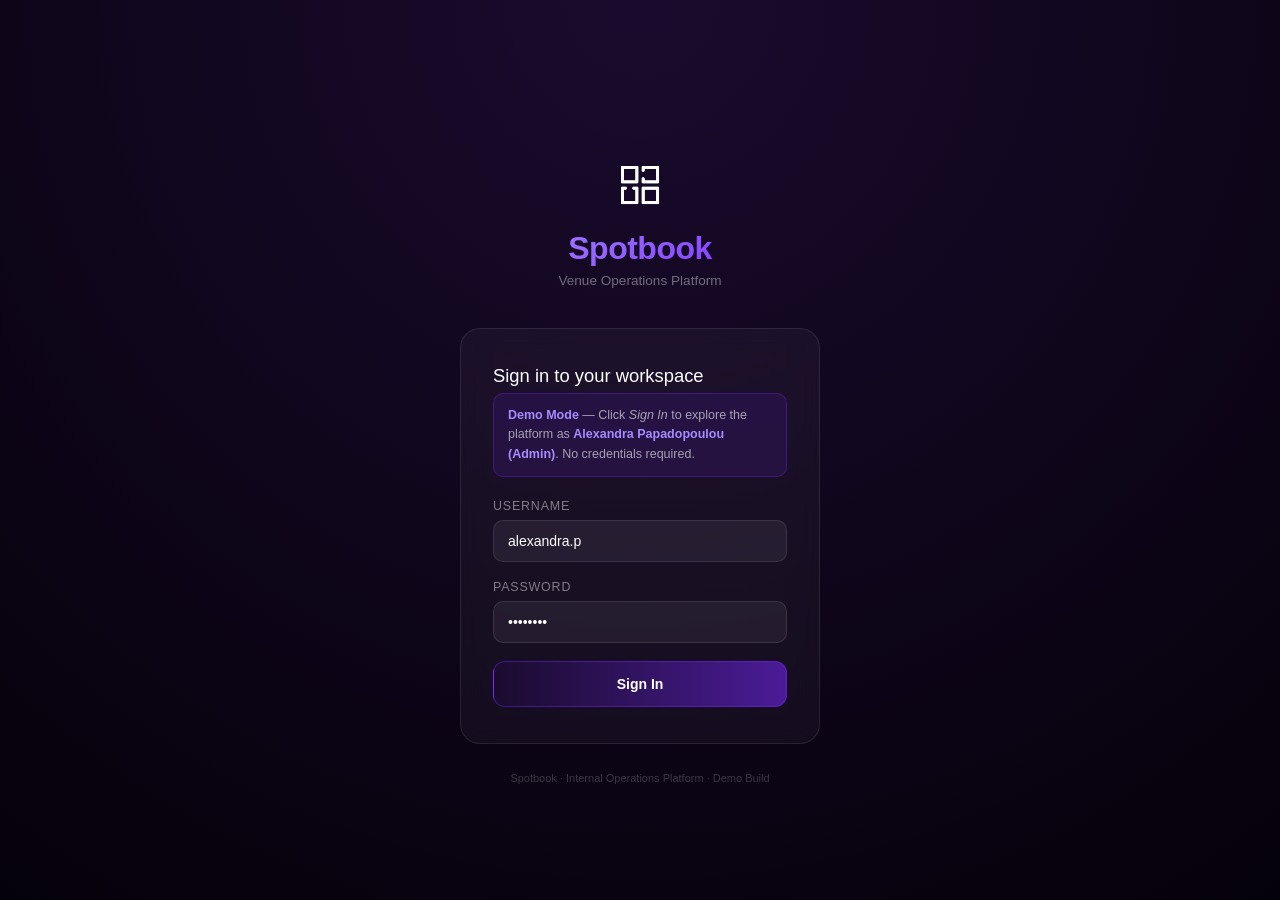
<file: index.html>
<!DOCTYPE html>
<html lang="en">
<head>
    <meta charset="UTF-8">
    <meta name="viewport" content="width=device-width, initial-scale=1.0, maximum-scale=1.0, user-scalable=no">
    <title>Spotbook — Sign In</title>
    <link rel="stylesheet" href="assets/css/common.css">
    <style>
        * { box-sizing: border-box; margin: 0; padding: 0; }
        body {
            min-height: 100vh;
            display: flex;
            align-items: center;
            justify-content: center;
            font-family: 'Segoe UI', sans-serif;
            background: radial-gradient(circle at top, #1a0b2e, #05010a);
        }
        .login-wrap {
            width: 100%;
            max-width: 400px;
            padding: 20px;
        }
        .logo-block {
            text-align: center;
            margin-bottom: 40px;
        }
        .logo-block img {
            width: 50px;
            height: 50px;
            filter: invert(1);
            margin-bottom: 16px;
        }
        .logo-block h1 {
            font-size: 2rem;
            font-weight: 700;
            background: linear-gradient(135deg, #a78bff, #7b2cff);
            -webkit-background-clip: text;
            -webkit-text-fill-color: transparent;
            background-clip: text;
            letter-spacing: -0.5px;
        }
        .logo-block p {
            color: rgba(255,255,255,0.4);
            font-size: 0.85rem;
            margin-top: 6px;
        }
        .card {
            background: rgba(255,255,255,0.04);
            border: 1px solid rgba(255,255,255,0.09);
            border-radius: 20px;
            padding: 36px 32px;
            backdrop-filter: blur(12px);
        }
        .card h2 {
            font-size: 1.15rem;
            font-weight: 500;
            margin-bottom: 6px;
            color: #fff;
        }
        .card p.sub {
            color: rgba(255,255,255,0.38);
            font-size: 0.82rem;
            margin-bottom: 28px;
        }
        label {
            display: block;
            font-size: 0.78rem;
            text-transform: uppercase;
            letter-spacing: 0.8px;
            color: rgba(255,255,255,0.45);
            margin-bottom: 7px;
        }
        input {
            width: 100%;
            background: rgba(255,255,255,0.06);
            border: 1px solid rgba(255,255,255,0.1);
            border-radius: 10px;
            color: #fff;
            padding: 12px 14px;
            font-size: 14px;
            font-family: inherit;
            outline: none;
            margin-bottom: 18px;
            transition: border-color 0.2s, background 0.2s;
        }
        input:focus {
            border-color: #7b2cff;
            background: rgba(123,44,255,0.08);
        }
        .demo-hint {
            background: rgba(123,44,255,0.12);
            border: 1px solid rgba(123,44,255,0.3);
            border-radius: 10px;
            padding: 12px 14px;
            margin-bottom: 22px;
            font-size: 12.5px;
            color: rgba(255,255,255,0.6);
            line-height: 1.55;
        }
        .demo-hint strong { color: #a78bff; }
        .btn-primary {
            width: 100%;
            padding: 14px;
            background: linear-gradient(90deg, #1a0b2e, #7b2cff);
            background-size: 200% auto;
            border: 1px solid rgba(123,44,255,0.4);
            border-radius: 12px;
            color: #fff;
            font-size: 14px;
            font-weight: 600;
            font-family: inherit;
            cursor: pointer;
            transition: background-position 0.4s, transform 0.2s, box-shadow 0.2s;
        }
        .btn-primary:hover {
            background-position: right center;
            transform: translateY(-2px);
            box-shadow: 0 8px 24px rgba(123,44,255,0.35);
        }
        .footer-note {
            text-align: center;
            margin-top: 28px;
            color: rgba(255,255,255,0.2);
            font-size: 11px;
        }
    </style>
</head>
<body>
    <div class="login-wrap">
        <div class="logo-block">
            <img src="assets/icons/home.png" alt="Spotbook">
            <h1>Spotbook</h1>
            <p>Venue Operations Platform</p>
        </div>
        <div class="card">
            <h2>Sign in to your workspace</h2>
            <!-- <p class="sub">Velvet Shore Beach Club</p> -->

            <div class="demo-hint">
                <strong>Demo Mode</strong> — Click <em>Sign In</em> to explore the platform as <strong>Alexandra Papadopoulou (Admin)</strong>. No credentials required.
            </div>

            <label>Username</label>
            <input type="text" value="alexandra.p" id="username">

            <label>Password</label>
            <input type="password" value="••••••••" id="password">

            <button class="btn-primary" onclick="doLogin()">Sign In</button>
        </div>
        <p class="footer-note">Spotbook · Internal Operations Platform · Demo Build</p>
    </div>

    <div id="popup" class="popup"></div>

    <script>
        function doLogin() {
            const btn = document.querySelector('.btn-primary');
            btn.textContent = 'Signing in…';
            btn.style.opacity = '0.7';
            setTimeout(() => { window.location.href = 'dashboard.html'; }, 700);
        }
        document.querySelector('input[type="password"]').addEventListener('keydown', e => {
            if (e.key === 'Enter') doLogin();
        });

        // popup helper
        function showPopup(msg, type) {
            let p = document.getElementById('popup');
            p.textContent = msg;
            p.className = `popup ${type} show`;
            setTimeout(() => { p.className = `popup ${type}`; }, 2800);
        }
    </script>
</body>
</html>
</file>
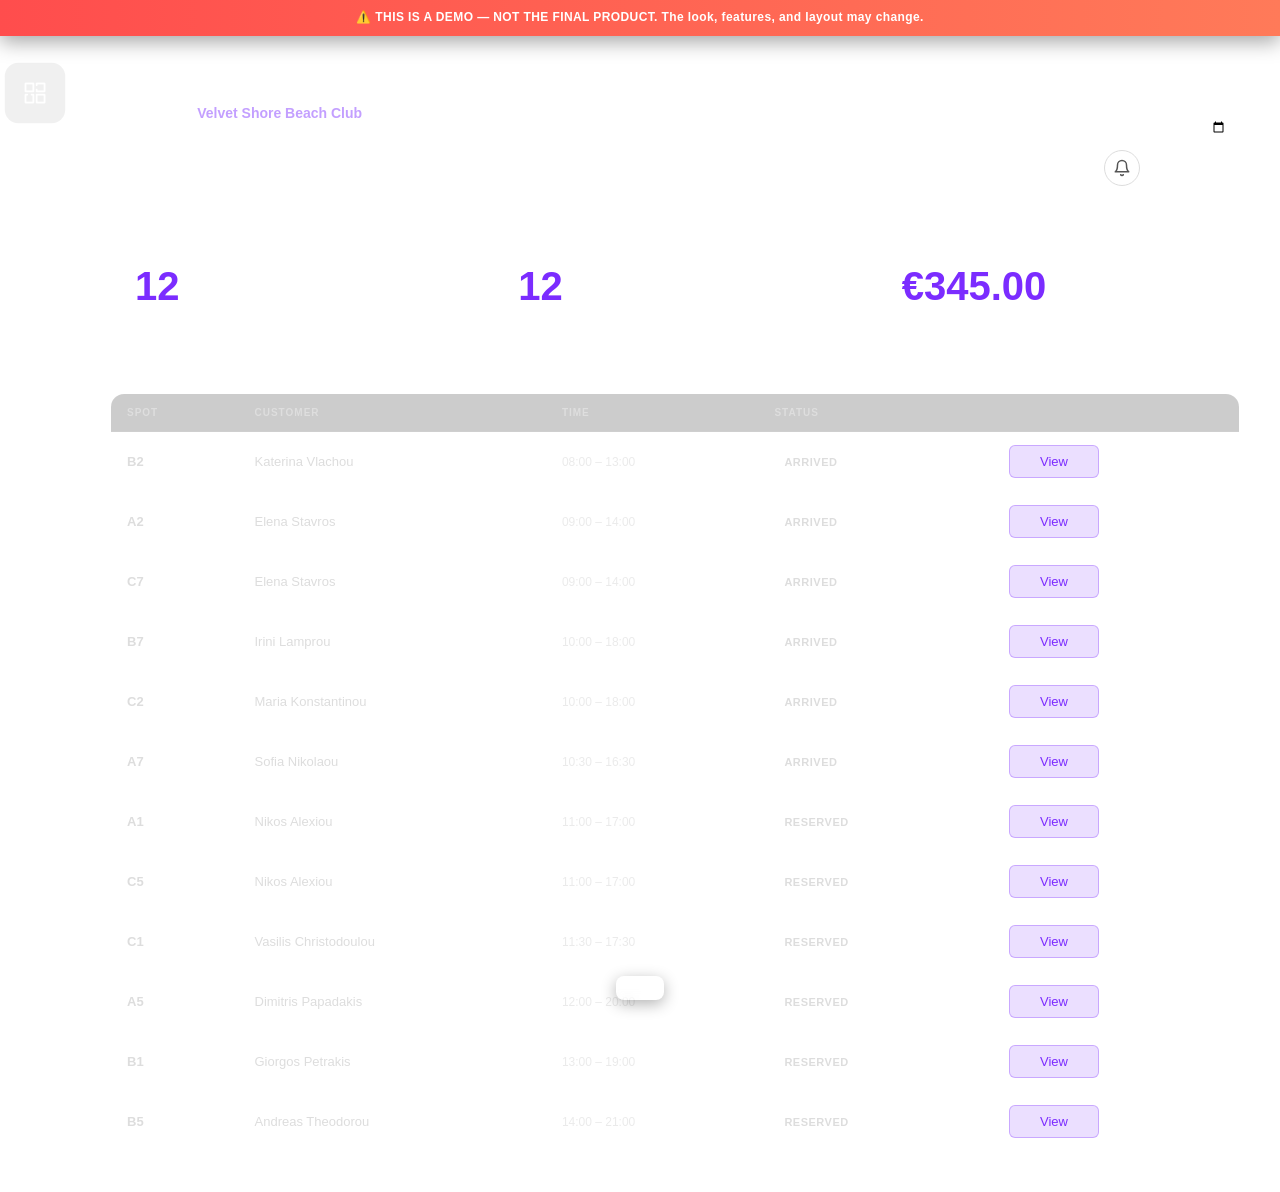
<file: dashboard.html>
<!DOCTYPE html>
<html lang="en">
<head>
    <meta charset="UTF-8">
    <meta name="viewport" content="width=device-width, initial-scale=1.0, maximum-scale=1.0, user-scalable=no">
    <title>Management Dashboard — Spotbook</title>
    <link rel="stylesheet" href="assets/css/common.css">
    <link rel="stylesheet" href="assets/css/dashboard.css">
</head>
<body>
<div class="demo-banner">
    <div class="demo-banner-inner">
        ⚠️ THIS IS A DEMO — NOT THE FINAL PRODUCT. The look, features, and layout may change.
    </div>
</div>
<nav class="sidebar"></nav>

<main class="content">

<header>
    <div class="header-main">
        <div>
            <p class="par">
                Organization: <strong style="color:var(--accent-color);opacity:1;" id="org-msg"></strong>
            </p>
            <h1 id="welcome-msg">Welcome back</h1>
            <p id="current-date-display" class="par"></p>
        </div>
        <div class="header-controls">
            <label for="stats-date" style="font-size:0.8rem;opacity:0.7;">View Stats For:</label>
            <input type="date" id="stats-date" onchange="loadSummary()">
            <button class="btn-bell" onclick="showPopup('Notifications enabled ✓', 'success')" title="Enable Notifications">
                <svg width="18" height="18" viewBox="0 0 24 24" fill="none" stroke="currentColor" stroke-width="2" stroke-linecap="round" stroke-linejoin="round">
                    <path d="M18 8A6 6 0 1 0 6 8c0 7-3 9-3 9h18s-3-2-3-9"></path>
                    <path d="M13.73 21a2 2 0 0 1-3.46 0"></path>
                </svg>
            </button>
        </div>
    </div>
</header>

<div class="stats-container">
    <div class="stat-card">
        <h3>Today's Bookings</h3>
        <p class="value" id="count-booked">--</p>
    </div>
    <div class="stat-card">
        <h3>Available</h3>
        <p class="value" id="count-free">--</p>
    </div>
    <div class="stat-card">
        <h3>Revenue (Est)</h3>
        <p class="value" id="revenue">€0.00</p>
    </div>
</div>

<div class="reservations-section">
    <h3 class="section-title">Today's Reservations</h3>
    <div class="reservations-table-wrapper">
        <table class="reservations-table">
            <thead>
                <tr>
                    <th>Spot</th>
                    <th>Customer</th>
                    <th>Time</th>
                    <th>Status</th>
                    <th></th>
                </tr>
            </thead>
            <tbody id="reservations-tbody">
                <tr><td colspan="5" class="empty-row">Loading…</td></tr>
            </tbody>
        </table>
    </div>
</div>

</main>

<div id="popup" class="popup"></div>

<script src="assets/js/mock-data.js"></script>
<script src="assets/js/core.js"></script>
<script src="assets/js/navigation.js"></script>
<script>
const dateInput   = document.getElementById('stats-date');
const dateDisplay = document.getElementById('current-date-display');

if (dateInput) dateInput.value = DEMO.today;

function applyUserProfile() {
    const user = DEMO.currentUser;
    const welcomeEl = document.getElementById('welcome-msg');
    const orgEl     = document.getElementById('org-msg');
    if (welcomeEl) welcomeEl.textContent = `Welcome back, ${user.fullName}`;
    if (orgEl)     orgEl.textContent     = user.organizationId;
}

function loadSummary() {
    const selectedDate = dateInput ? dateInput.value : DEMO.today;
    const d = new Date(selectedDate + 'T00:00:00');
    if (dateDisplay) {
        dateDisplay.textContent = d.toLocaleDateString('en', {
            weekday: 'long', year: 'numeric', month: 'long', day: 'numeric'
        });
    }

    const s = DEMO.summary;
    document.getElementById('count-booked').textContent = s.booked;
    document.getElementById('count-free').textContent   = s.free;
    document.getElementById('revenue').textContent      = `€${s.revenue.toFixed(2)}`;

    const reservations = [];
    DEMO.grid.forEach(spot => {
        const bookings = Array.isArray(spot.bookingDetails) ? spot.bookingDetails : [];
        bookings.forEach(b => {
            reservations.push({
                spotData:     spot,
                label:        spot.label,
                customerName: b.customerName || 'N/A',
                startTime:    b.startTime || '??',
                endTime:      b.endTime   || '??',
                status:       b.status    || 'reserved'
            });
        });
    });

    renderReservationsTable(reservations);
}

function renderReservationsTable(reservations) {
    const tbody = document.getElementById('reservations-tbody');
    if (!tbody) return;

    if (!reservations.length) {
        tbody.innerHTML = `<tr><td colspan="5" class="empty-row">No reservations for this date.</td></tr>`;
        return;
    }

    reservations.sort((a, b) => a.startTime.localeCompare(b.startTime));

    tbody.innerHTML = reservations.map((r, index) => `
        <tr>
            <td><strong>${r.label}</strong></td>
            <td>${r.customerName}</td>
            <td class="time-cell">${r.startTime} – ${r.endTime}</td>
            <td><span class="status-badge ${r.status}">${r.status.charAt(0).toUpperCase()+r.status.slice(1)}</span></td>
            <td>
                <button onclick="viewSpot(${index})">View</button>
            </td>
        </tr>
    `).join('');

    window._dashReservations = reservations;
}

function viewSpot(index) {
    window.location.href = 'floorplan.html';
}

document.addEventListener('DOMContentLoaded', () => {
    applyUserProfile();
    loadSummary();
    if (dateInput) dateInput.addEventListener('change', loadSummary);
});
</script>
</body>
</html>
</file>
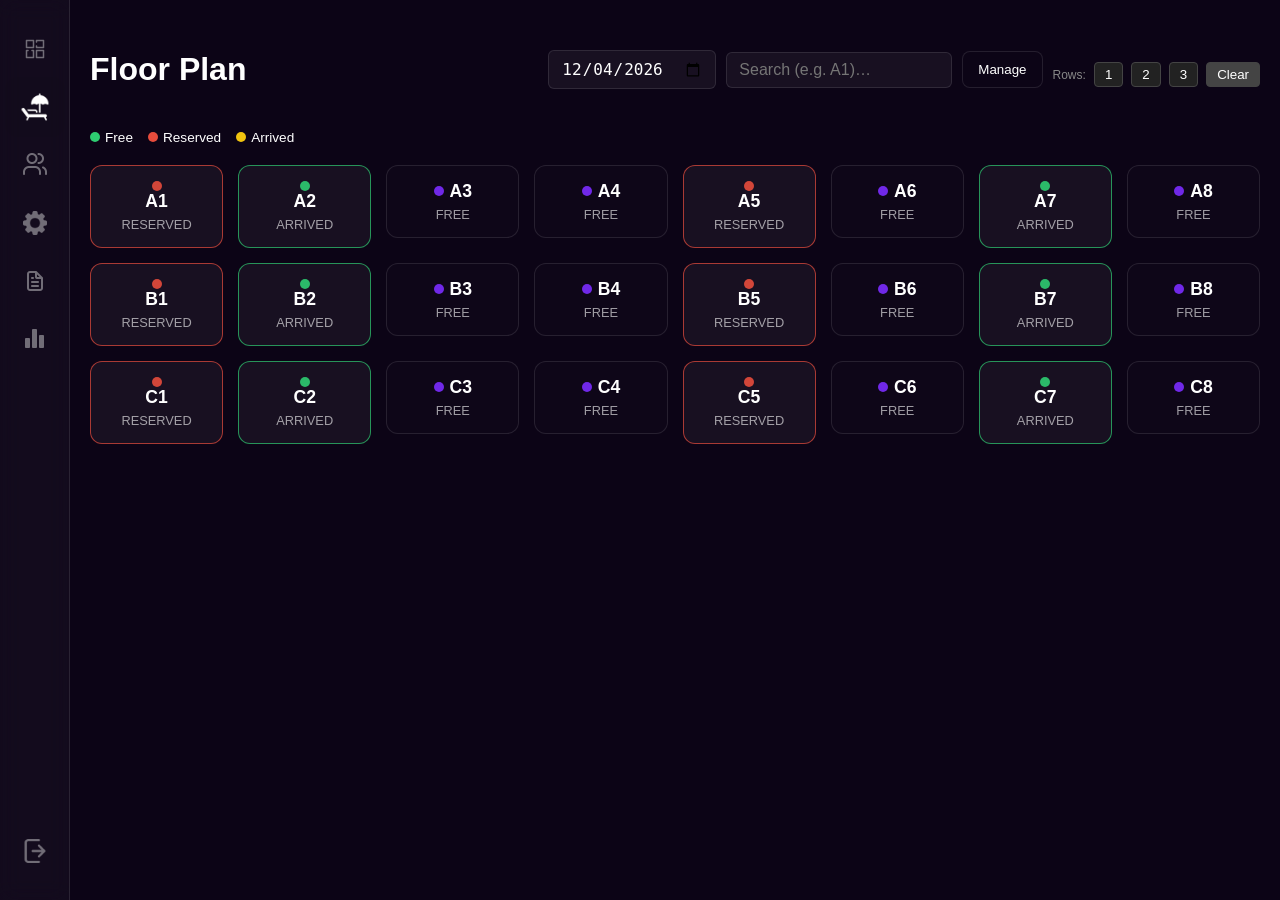
<file: floorplan.html>
<!DOCTYPE html>
<html lang="en">
<head>
    <meta charset="UTF-8">
    <meta name="viewport" content="width=device-width, initial-scale=1.0, maximum-scale=1.0, user-scalable=no">
    <title>Floor Plan — Spotbook</title>
    <link rel="stylesheet" href="assets/css/common.css">
    <link rel="stylesheet" href="assets/css/layout.css">
</head>
<body>

<nav class="sidebar"></nav>

<main class="content">

<header>
    <div class="header-main">
        <h1>Floor Plan</h1>
        <div class="header-controls">
            <input type="date" id="view-date" onchange="loadGrid()">
            <input type="text" id="search-bar" placeholder="Search (e.g. A1)…" oninput="filterGrid()">
            <button id="admin-manage-btn" class="manage-btn" onclick="toggleModal('manage-modal')">Manage</button>
            <div class="row-shortcuts">
                <span>Rows:</span>
                <button onclick="quickRow(1)">1</button>
                <button onclick="quickRow(2)">2</button>
                <button onclick="quickRow(3)">3</button>
                <button onclick="clearFilter()" style="background:#444">Clear</button>
            </div>
        </div>
    </div>
    <div class="legend">
        <div class="legend-item"><span class="dot free"></span><span>Free</span></div>
        <div class="legend-item"><span class="dot reserved"></span><span>Reserved</span></div>
        <div class="legend-item"><span class="dot maintenance"></span><span>Arrived</span></div>
    </div>
</header>

<div class="grid" id="grid"></div>

</main>

<!-- Manage Modal -->
<div id="manage-modal" class="modal">
    <div class="modal-content">
        <span class="close" onclick="toggleModal('manage-modal')">&times;</span>
        <h3>Layout Configuration</h3>
        <form id="createElementForm" class="res-form" onsubmit="addSpot(event)">
            <label>Label (e.g. D1)</label>
            <input type="text" name="label" class="modal-input" placeholder="D1" required>
            <label>Row Number</label>
            <input type="number" name="row" class="modal-input" placeholder="4" required>
            <button type="submit" style="width:100%;margin-top:10px;background:#7b2cff;">Add to Layout</button>
        </form>
        <hr style="border:0;border-top:1px solid rgba(255,255,255,0.1);margin:20px 0;">
        <button id="delete-mode-btn" style="width:100%;background:#e74c3c" onclick="toggleDeleteMode()">Enable Delete Mode</button>
    </div>
</div>

<!-- Reservation Modal -->
<div id="reservation-modal" class="modal">
    <div class="modal-content">
        <span class="close" onclick="toggleModal('reservation-modal')">&times;</span>
        <h3 id="res-title">Spot Details</h3>
        <div id="res-status-display" style="margin-bottom:15px;"></div>
        <div id="res-details"></div>
    </div>
</div>

<div id="popup" class="popup"></div>

<script src="assets/js/mock-data.js"></script>
<script src="assets/js/core.js"></script>
<script src="assets/js/navigation.js"></script>
<script>
let isDeleteMode = false;
let _localGrid   = [];

function toggleModal(id) {
    const modal = document.getElementById(id);
    if (modal) modal.classList.toggle('show');
}

function hexToRgba(hex, alpha) {
    const r = parseInt(hex.slice(1,3),16),
          g = parseInt(hex.slice(3,5),16),
          b = parseInt(hex.slice(5,7),16);
    return `rgba(${r},${g},${b},${alpha})`;
}

function escapeHtml(str) {
    return String(str || '').replace(/[&<>"']/g, m =>
        ({'&':'&amp;','<':'&lt;','>':'&gt;','"':'&quot;',"'":'&#39;'}[m]));
}

function loadGrid() {
    _localGrid = JSON.parse(JSON.stringify(DEMO.grid));
    renderGrid();
}

function renderGrid() {
    const grid = document.getElementById('grid');
    grid.style.setProperty('--desktop-cols', DEMO.gridColumns);

    grid.innerHTML = _localGrid.map(item => {
        const bookings = Array.isArray(item.bookingDetails) ? item.bookingDetails : [];
        const isFree   = bookings.length === 0;
        const isMaint  = item.isMaintenance;
        const isChecked= !isFree && bookings[0]?.checkedIn;

        let stateClass    = 'is-free';
        let displayStatus = 'FREE';
        let coreColor     = '#7b2cff';

        if (isMaint) {
            stateClass    = 'is-maintenance';
            displayStatus = '🔧 MAINTENANCE';
            coreColor     = '#e67e22';
        } else if (!isFree) {
            stateClass    = isChecked ? 'is-checked-in' : 'is-reserved';
            displayStatus = isChecked ? 'ARRIVED' : 'RESERVED';
            coreColor     = isChecked ? '#2ecc71' : '#e74c3c';
        }

        const borderStyle = isFree && !isMaint
            ? 'border: 1px solid rgba(255,255,255,0.1);'
            : `border: 1px solid ${hexToRgba(coreColor, 0.7)};`;

        const searchString = [
            item.label || '',
            ...bookings.map(b => `${b.customerName||''} ${b.customerPhone||''}`)
        ].join(' ').toLowerCase();

        return `
            <div class="sunbed ${isDeleteMode ? 'delete-ready' : ''} ${stateClass}"
                data-label="${item.label.toLowerCase()}"
                data-bookings="${escapeHtml(searchString)}"
                data-row="${item.rowNumber}"
                style="${borderStyle}"
                onclick="handleItemClick(${item.id})">
                <div class="sunbed-content">
                    <div class="legend-item">
                        <span class="dot" style="background:${hexToRgba(coreColor,0.9)};"></span>
                    </div>
                    <div class="label">${item.label}</div>
                </div>
                <div class="status-text">${displayStatus}</div>
                ${isDeleteMode ? '<div class="delete-overlay">×</div>' : ''}
            </div>`;
    }).join('');

    filterGrid();
}

function handleItemClick(id) {
    const item = _localGrid.find(i => i.id === id);
    if (!item) return;
    if (isDeleteMode) { deleteSpot(id); return; }
    openReservation(item);
}

function openReservation(item) {
    if (!item) return;
    const bookings    = Array.isArray(item.bookingDetails) ? item.bookingDetails : [];
    const hasBookings = bookings.length > 0;
    const currency    = 'EUR';

    let titleParts = [`Spot ${item.label}`];
    if (item.rowNumber) titleParts.push(`Row ${item.rowNumber}`);
    if (item.price)     titleParts.push(`${item.price} ${currency}`);
    document.getElementById('res-title').textContent = titleParts.join(' | ');

    const statusDisplay = document.getElementById('res-status-display');
    if (statusDisplay) {
        const st = item.status || 'free';
        statusDisplay.innerHTML = `<span class="status-badge ${st}">${st.charAt(0).toUpperCase()+st.slice(1)}</span>`;
    }

    let html = `<div class="bookings-list">`;
    if (hasBookings) {
        bookings.forEach(res => {
            const hasNotes = res.notes && !['none','null','n/a'].includes((res.notes||'').toLowerCase().trim());
            html += `
                <div class="res-info-card">
                    <div><strong>Guest:</strong> ${escapeHtml(res.customerName)}</div>
                    <div><strong>Phone:</strong> ${escapeHtml(res.customerPhone || 'N/A')}</div>
                    ${hasNotes ? `<div><strong>Notes:</strong><br><pre style="white-space:pre-wrap;font-family:inherit;margin:4px 0 0;">${escapeHtml(res.notes)}</pre></div>` : ''}
                    <div><strong>Time:</strong> ${res.startTime||'00:00'} – ${res.endTime||'00:00'}</div>
                    <div class="action-buttons">
                        ${!res.checkedIn ? `<button class="btn-checkin" onclick="demoCheckIn(${item.id},${res.resId||res.id},'${escapeHtml(item.label)}')">Check-In</button>` : `<span style="color:#2ecc71;font-size:13px;">✔ Arrived</span>`}
                        <button class="btn-cancel" onclick="demoCancel(${item.id},${res.resId||res.id})">Cancel</button>
                    </div>
                </div>`;
        });
    } else {
        html += `<p style="opacity:0.6;font-size:14px;">No reservations for this spot.</p>`;
    }
    html += `</div><hr style="margin:20px 0;">`;

    if (hasBookings) {
        html += `<button id="toggle-form-btn" class="glow-on-hover" style="width:100%;margin-bottom:10px;"
            onclick="document.getElementById('new-res-form').style.display='block';this.style.display='none';">
            + New Reservation</button>
            <div id="new-res-form" class="res-form" style="display:none;">`;
    } else {
        html += `<div id="new-res-form" class="res-form">`;
    }

    html += `
        <h4>New Reservation</h4>
        <label>Customer Name *</label>
        <input id="cust-name" class="modal-input" type="text" placeholder="Full name…">
        <label>Phone</label>
        <input id="cust-phone" class="modal-input" type="tel" placeholder="+30 6…">
        <label>Time</label>
        <div style="display:flex;gap:10px;">
            <input id="cust-start" class="modal-input" type="time" value="10:00">
            <input id="cust-end"   class="modal-input" type="time" value="19:00">
        </div>
        <label>Notes</label>
        <textarea id="cust-notes" class="modal-input" placeholder="Special requests…" rows="3"></textarea>
        <button class="glow-on-hover" style="width:100%;" onclick="demoBookNow(${item.id},'${escapeHtml(item.label)}')">
            Confirm Reservation
        </button>
    </div>`;

    document.getElementById('res-details').innerHTML = html;
    toggleModal('reservation-modal');
}

function demoBookNow(itemId, label) {
    const name = document.getElementById('cust-name')?.value.trim();
    if (!name) { showPopup('Customer name is required.', 'error'); return; }
    const phone = document.getElementById('cust-phone')?.value.trim() || 'N/A';
    const start = document.getElementById('cust-start')?.value || '10:00';
    const end   = document.getElementById('cust-end')?.value   || '19:00';
    const notes = document.getElementById('cust-notes')?.value.trim() || '';

    const spot = _localGrid.find(i => i.id === itemId);
    if (!spot) return;

    const newId = Date.now();
    const newRes = {
        resId: newId, id: newId,
        customerName: name, customerPhone: phone,
        startTime: start, endTime: end,
        notes, status: 'reserved', checkedIn: false
    };

    if (!Array.isArray(spot.bookingDetails)) spot.bookingDetails = [];
    spot.bookingDetails.push(newRes);
    spot.status = 'reserved';

    toggleModal('reservation-modal');
    renderGrid();
    showPopup(`Reservation created for ${name}`, 'success');

    // Also update DEMO.summary
    DEMO.summary.booked = _localGrid.filter(s => s.status !== 'free').length;
    DEMO.summary.free   = _localGrid.filter(s => s.status === 'free').length;
}

function demoCheckIn(itemId, resId, label) {
    const spot = _localGrid.find(i => i.id === itemId);
    if (!spot) return;
    const res = (spot.bookingDetails||[]).find(r => (r.resId||r.id) === resId);
    if (res) { res.checkedIn = true; res.status = 'arrived'; }
    spot.status = 'arrived';
    toggleModal('reservation-modal');
    renderGrid();
    showPopup(`${label} checked in ✓`, 'success');
}

function demoCancel(itemId, resId) {
    if (!confirm('Cancel this reservation?')) return;
    const spot = _localGrid.find(i => i.id === itemId);
    if (!spot) return;
    spot.bookingDetails = (spot.bookingDetails||[]).filter(r => (r.resId||r.id) !== resId);
    if (spot.bookingDetails.length === 0) spot.status = 'free';
    toggleModal('reservation-modal');
    renderGrid();
    showPopup('Reservation cancelled.', 'success');
}

function toggleDeleteMode() {
    isDeleteMode = !isDeleteMode;
    const btn = document.getElementById('delete-mode-btn');
    if (btn) {
        btn.textContent  = isDeleteMode ? 'Disable Delete Mode' : 'Enable Delete Mode';
        btn.style.background = isDeleteMode ? '#95a5a6' : '#e74c3c';
    }
    if (isDeleteMode) toggleModal('manage-modal');
    renderGrid();
}

function deleteSpot(id) {
    if (!confirm('Remove this spot from the layout?')) return;
    _localGrid = _localGrid.filter(i => i.id !== id);
    renderGrid();
    showPopup('Spot removed.', 'success');
}

function addSpot(e) {
    e.preventDefault();
    const form  = e.target;
    const label = form.label.value.trim().toUpperCase();
    const row   = parseInt(form.row.value, 10);
    if (!label || !row) return;
    const newSpot = {
        id: Date.now(), label, rowNumber: row,
        status: 'free', price: 25, color: '#7b2cff',
        bookingDetails: [], isMaintenance: false
    };
    _localGrid.push(newSpot);
    _localGrid.sort((a,b) => a.rowNumber - b.rowNumber || a.label.localeCompare(b.label));
    form.reset();
    toggleModal('manage-modal');
    renderGrid();
    showPopup(`Spot ${label} added to layout.`, 'success');
}

// Filter / search
function filterGrid() {
    const q = (document.getElementById('search-bar')?.value || '').toLowerCase().trim();
    document.querySelectorAll('.sunbed').forEach(el => {
        if (!q) {
            el.classList.remove('filtered-out');
        } else {
            const label    = (el.dataset.label || '');
            const bookings = (el.dataset.bookings || '');
            const match    = label.includes(q) || bookings.includes(q);
            el.classList.toggle('filtered-out', !match);
        }
    });
}

function quickRow(rowNum) {
    const q = 'row' + rowNum;
    const bar = document.getElementById('search-bar');
    // We filter by data-row instead
    document.querySelectorAll('.sunbed').forEach(el => {
        const match = String(el.dataset.row) === String(rowNum);
        el.classList.toggle('filtered-out', !match);
    });
    if (bar) bar.value = '';
}

function clearFilter() {
    const bar = document.getElementById('search-bar');
    if (bar) bar.value = '';
    document.querySelectorAll('.sunbed').forEach(el => el.classList.remove('filtered-out'));
}

// Modal outside click
document.addEventListener('click', function(e) {
    document.querySelectorAll('.modal.show').forEach(m => {
        if (e.target === m) m.classList.remove('show');
    });
});

document.addEventListener('DOMContentLoaded', () => {
    const dateInput = document.getElementById('view-date');
    if (dateInput && !dateInput.value) dateInput.value = DEMO.today;
    loadGrid();
});
</script>
</body>
</html>
</file>
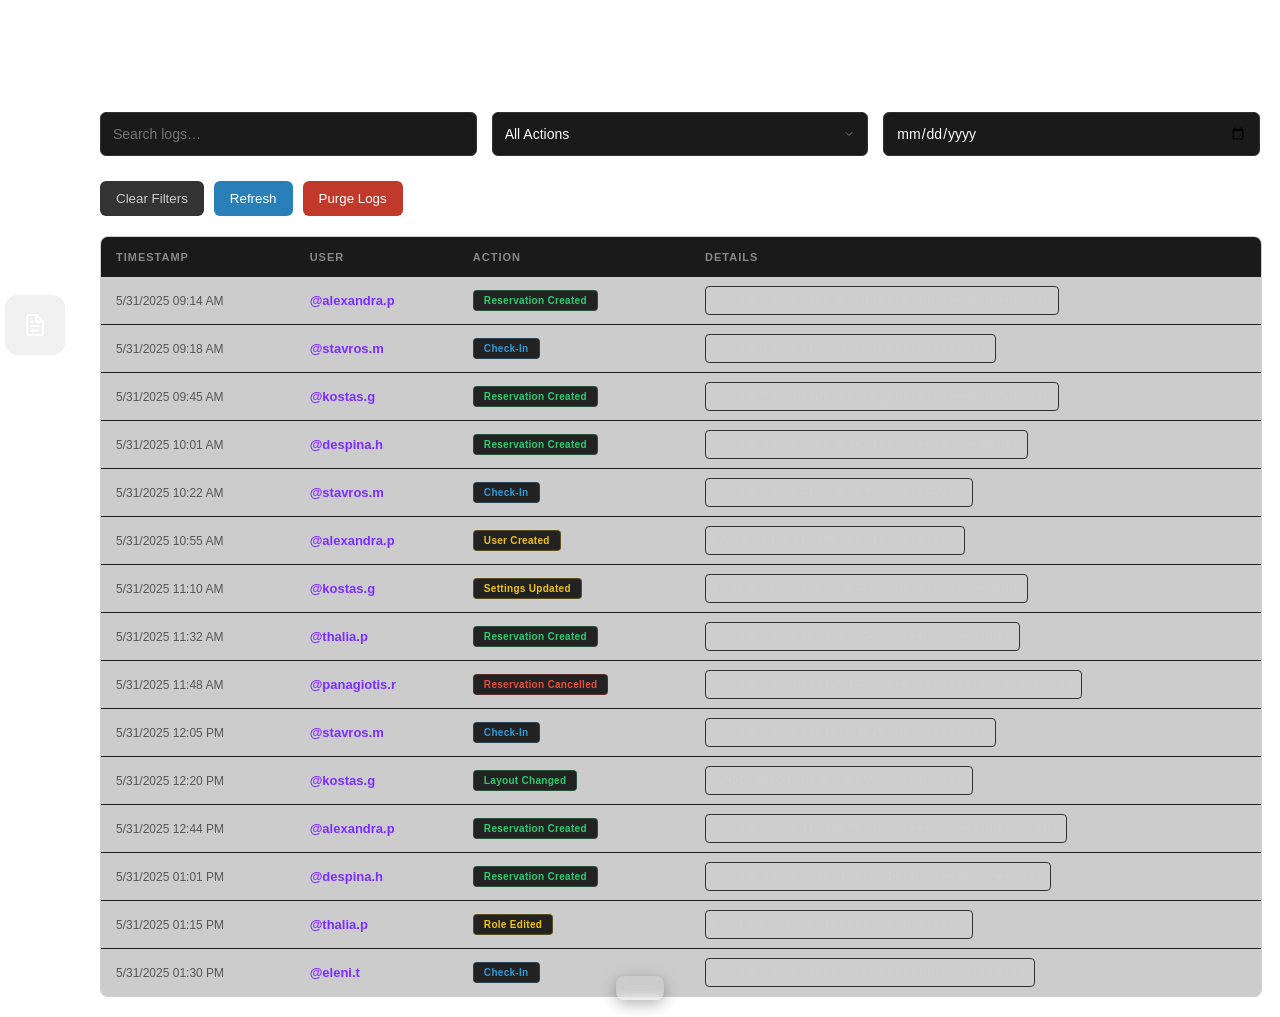
<file: logs.html>
<!DOCTYPE html>
<html lang="en">
<head>
    <meta charset="UTF-8">
    <meta name="viewport" content="width=device-width, initial-scale=1.0">
    <title>Audit Logs — Spotbook</title>
    <link rel="stylesheet" href="assets/css/common.css">
    <link rel="stylesheet" href="assets/css/logs.css">
</head>
<body>

<nav class="sidebar"></nav>

<main class="log-page-wrapper">
    <div class="log-header">
        <h1>Audit Logs</h1>
    </div>

    <div class="controls">
        <input type="text" id="logSearch" placeholder="Search logs…" oninput="filterLogs()">
        <select id="actionFilter" onchange="filterLogs()">
            <option value="">All Actions</option>
            <option value="reservation.create">Reservation Created</option>
            <option value="reservation.checkin">Check-In</option>
            <option value="reservation.cancel">Reservation Cancelled</option>
            <option value="user.create">User Created</option>
            <option value="settings.update">Settings Updated</option>
            <option value="floorplan.create">Layout Changed</option>
            <option value="role.edit">Role Edited</option>
        </select>
        <input type="date" id="dateFilter" onchange="filterLogs()">
    </div>

    <div style="display:flex;gap:10px;margin-bottom:20px;flex-wrap:wrap;">
        <div class="quick-filters">
            <button onclick="clearFilters()">Clear Filters</button>
        </div>
        <div class="action-buttons">
            <button class="refresh-btn" onclick="renderLogs(DEMO.logs);showPopup('Refreshed','success')">Refresh</button>
            <button class="purge-btn" onclick="confirmPurge()">Purge Logs</button>
        </div>
    </div>

    <div class="log-table-wrapper">
        <table id="log-table">
            <thead>
                <tr>
                    <th>Timestamp</th>
                    <th>User</th>
                    <th>Action</th>
                    <th>Details</th>
                </tr>
            </thead>
            <tbody id="log-tbody"></tbody>
        </table>
    </div>
</main>

<!-- Log detail popup -->
<div class="popupp" id="log-detail-popup" onclick="closeLogDetail(event)">
    <div class="popupp-content">
        <div id="log-detail-content"></div>
        <button onclick="document.getElementById('log-detail-popup').style.display='none';">Close</button>
    </div>
</div>

<div id="popup" class="popup"></div>

<script src="assets/js/mock-data.js"></script>
<script src="assets/js/core.js"></script>
<script src="assets/js/navigation.js"></script>
<script>
const ACTION_COLORS = {
    'reservation.create':  'RESERVATION_CREATE',
    'reservation.checkin': 'RESERVATION_CHECK_IN',
    'reservation.cancel':  'RESERVATION_CANCEL',
    'user.create':         'LOGIN',
    'settings.update':     'LOGIN',
    'floorplan.create':    'RESERVATION_CREATE',
    'role.edit':           'LOGIN',
};

function actionLabel(action) {
    const map = {
        'reservation.create':  'Reservation Created',
        'reservation.checkin': 'Check-In',
        'reservation.cancel':  'Reservation Cancelled',
        'user.create':         'User Created',
        'settings.update':     'Settings Updated',
        'floorplan.create':    'Layout Changed',
        'role.edit':           'Role Edited',
    };
    return map[action] || action;
}

function renderLogs(logs) {
    const tbody = document.getElementById('log-tbody');
    if (!logs.length) {
        tbody.innerHTML = `<tr><td colspan="4" style="text-align:center;opacity:0.4;padding:28px;">No logs found.</td></tr>`;
        return;
    }
    tbody.innerHTML = logs.map(log => {
        const d  = new Date(log.timestamp);
        const ts = d.toLocaleDateString('en') + ' ' + d.toLocaleTimeString('en',{hour:'2-digit',minute:'2-digit'});
        const cls = ACTION_COLORS[log.action] || '';
        return `
        <tr onclick="showLogDetail(${log.id})" style="cursor:pointer;">
            <td data-label="Timestamp"><span class="log-time">${ts}</span></td>
            <td data-label="User"><span class="log-user">@${log.user}</span></td>
            <td data-label="Action"><span class="type-pill ${cls}">${actionLabel(log.action)}</span></td>
            <td data-label="Details"><span class="details-summary">${log.detail}</span></td>
        </tr>`;
    }).join('');
}

function filterLogs() {
    const q      = (document.getElementById('logSearch')?.value || '').toLowerCase();
    const action = document.getElementById('actionFilter')?.value || '';
    const date   = document.getElementById('dateFilter')?.value || '';

    const filtered = DEMO.logs.filter(log => {
        const matchQ = !q || log.user.includes(q) || log.detail.toLowerCase().includes(q) || log.action.includes(q);
        const matchA = !action || log.action === action;
        const matchD = !date   || log.timestamp.startsWith(date);
        return matchQ && matchA && matchD;
    });
    renderLogs(filtered);
}

function clearFilters() {
    document.getElementById('logSearch').value  = '';
    document.getElementById('actionFilter').value = '';
    document.getElementById('dateFilter').value  = '';
    renderLogs(DEMO.logs);
}

function showLogDetail(id) {
    const log = DEMO.logs.find(l => l.id === id);
    if (!log) return;
    const d   = new Date(log.timestamp);
    const cls = ACTION_COLORS[log.action] || '';
    document.getElementById('log-detail-content').innerHTML = `
        <div class="popup-header">
            <span class="type-pill ${cls}">${actionLabel(log.action)}</span>
            <span class="popup-time">${d.toLocaleString('en')}</span>
        </div>
        <div class="popup-meta">by <strong style="color:#a78bff;">@${log.user}</strong></div>
        <div class="detail-rows">
            <div class="detail-row">
                <span class="detail-key">Action ID</span>
                <span class="detail-val">#${log.id}</span>
            </div>
            <div class="detail-row">
                <span class="detail-key">Details</span>
                <span class="detail-val">${log.detail}</span>
            </div>
            <div class="detail-row">
                <span class="detail-key">Timestamp</span>
                <span class="detail-val">${d.toISOString()}</span>
            </div>
        </div>`;
    document.getElementById('log-detail-popup').style.display = 'flex';
}

function closeLogDetail(e) {
    if (e.target === document.getElementById('log-detail-popup')) {
        document.getElementById('log-detail-popup').style.display = 'none';
    }
}

function confirmPurge() {
    if (!confirm('Purge all logs older than 30 days? (Demo mode — no actual data will be deleted)')) return;
    showPopup('Logs purged (demo mode)', 'success');
}

document.addEventListener('DOMContentLoaded', () => renderLogs(DEMO.logs));
</script>
</body>
</html>
</file>
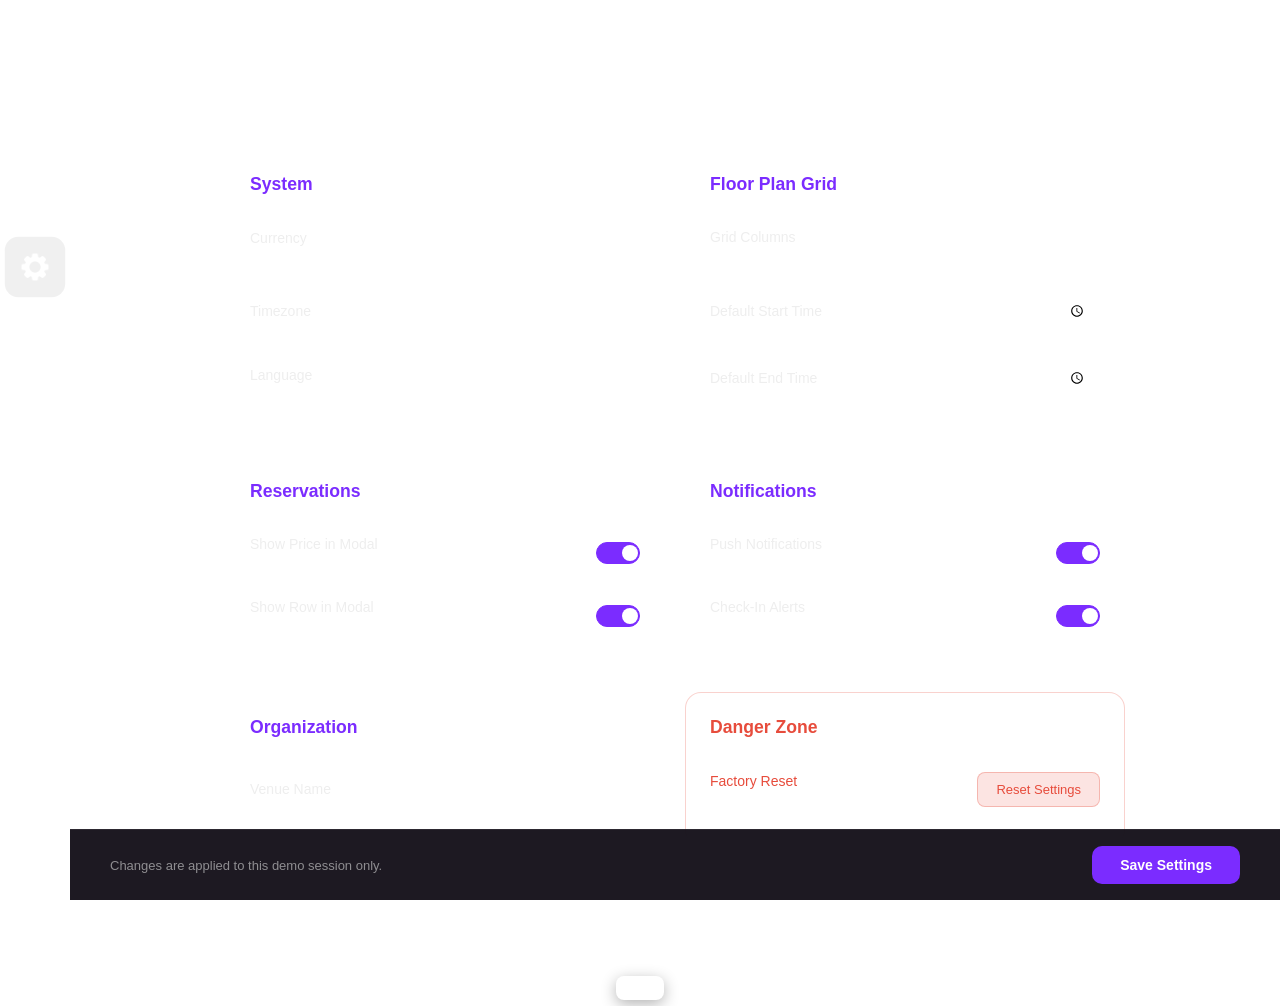
<file: settings.html>
<!DOCTYPE html>
<html lang="en">
<head>
    <meta charset="UTF-8">
    <meta name="viewport" content="width=device-width, initial-scale=1.0">
    <title>Settings — Spotbook</title>
    <link rel="stylesheet" href="assets/css/common.css">
    <link rel="stylesheet" href="assets/css/settings.css">
    <style>
        h1 { margin:0;font-weight:300;font-size:clamp(1.4rem,4vw,2rem); }
        .page-header { display:flex;align-items:center;justify-content:space-between;flex-wrap:wrap;gap:12px;margin-bottom:28px; }
        .setting-label { font-size:14px;font-weight:500;color:#eee; }
        .setting-row { display:flex;justify-content:space-between;align-items:center;gap:12px;padding:14px 0;border-bottom:1px solid rgba(255,255,255,0.05); }
        .setting-row:last-child { border-bottom:none; }
        input[type="text"], input[type="number"], input[type="time"], select {
            background:rgba(255,255,255,0.06);border:1px solid rgba(255,255,255,0.1);
            color:#fff;padding:8px 12px;border-radius:8px;font-family:inherit;outline:none;
            transition:border-color 0.2s; min-width:120px;
        }
        input:focus, select:focus { border-color:var(--accent-color); }
        select option { background:#1a0b2e; }
        .switch { position:relative;width:44px;height:22px;flex-shrink:0; }
        .switch input { opacity:0;width:0;height:0; }
        .slider {
            position:absolute;inset:0;background:rgba(255,255,255,0.1);
            border:1px solid rgba(255,255,255,0.1);border-radius:999px;cursor:pointer;transition:0.25s;
        }
        .slider:before {
            content:"";position:absolute;height:16px;width:16px;left:3px;top:50%;
            transform:translateY(-50%);background:#aaa;border-radius:50%;transition:0.25s;
        }
        .switch input:checked + .slider { background:var(--accent-color);border-color:var(--accent-color); }
        .switch input:checked + .slider:before { transform:translate(22px,-50%);background:#fff; }
        .save-bar {
            position:fixed;bottom:0;left:70px;right:0;padding:16px 40px;
            background:rgba(5,1,10,0.9);backdrop-filter:blur(10px);
            border-top:1px solid rgba(255,255,255,0.07);
            display:flex;align-items:center;justify-content:space-between;gap:16px;
        }
        @media(max-width:768px){.save-bar{left:0;bottom:65px;padding:12px 16px;}}
        .save-bar span { opacity:0.5;font-size:13px; }
        .btn-save-settings {
            padding:11px 28px;background:var(--accent-color);border:none;
            border-radius:10px;color:#fff;font-size:14px;font-weight:600;
            cursor:pointer;font-family:inherit;transition:transform 0.2s,box-shadow 0.2s;
        }
        .btn-save-settings:hover { transform:translateY(-2px);box-shadow:0 8px 20px rgba(123,44,255,0.35); }
        .hint { font-size:0.78rem;opacity:0.45;margin-top:4px; }
        .danger-zone { border-color:rgba(231,76,60,0.25)!important; }
        .danger-zone h3 { color:#e74c3c!important; }
        .btn-danger {
            padding:9px 18px;background:rgba(231,76,60,0.15);
            border:1px solid rgba(231,76,60,0.3);border-radius:8px;
            color:#e74c3c;font-size:13px;cursor:pointer;font-family:inherit;
            transition:background 0.2s;
        }
        .btn-danger:hover { background:rgba(231,76,60,0.25); }
    </style>
</head>
<body>

<nav class="sidebar"></nav>

<main class="content">
    <div class="settings-container">
        <div class="page-header">
            <h1>Settings</h1>
        </div>

        <div class="settings-grid">

            <!-- System -->
            <div class="settings-card">
                <h3>System</h3>
                <div class="setting-row">
                    <div><div class="setting-label">Currency</div><div class="hint">Used in pricing displays</div></div>
                    <select id="s-currency">
                        <option value="EUR" selected>EUR (€)</option>
                        <option value="USD">USD ($)</option>
                        <option value="GBP">GBP (£)</option>
                    </select>
                </div>
                <div class="setting-row">
                    <div><div class="setting-label">Timezone</div></div>
                    <select id="s-timezone">
                        <option value="Europe/Athens" selected>Europe/Athens</option>
                        <option value="Europe/London">Europe/London</option>
                        <option value="America/New_York">America/New_York</option>
                    </select>
                </div>
                <div class="setting-row">
                    <div><div class="setting-label">Language</div></div>
                    <select id="s-language">
                        <option value="en" selected>English</option>
                        <option value="el-gr">Greek</option>
                        <option value="de">German</option>
                        <option value="fr">French</option>
                    </select>
                </div>
            </div>

            <!-- Grid -->
            <div class="settings-card">
                <h3>Floor Plan Grid</h3>
                <div class="setting-row">
                    <div><div class="setting-label">Grid Columns</div><div class="hint">Number of columns in spot grid</div></div>
                    <input type="number" id="s-columns" value="8" min="4" max="16">
                </div>
                <div class="setting-row">
                    <div><div class="setting-label">Default Start Time</div></div>
                    <input type="time" id="s-start" value="10:00">
                </div>
                <div class="setting-row">
                    <div><div class="setting-label">Default End Time</div></div>
                    <input type="time" id="s-end" value="19:00">
                </div>
            </div>

            <!-- Reservations -->
            <div class="settings-card">
                <h3>Reservations</h3>
                <div class="setting-row">
                    <div><div class="setting-label">Show Price in Modal</div><div class="hint">Display spot price when booking</div></div>
                    <label class="switch"><input type="checkbox" id="s-showprice" checked><span class="slider"></span></label>
                </div>
                <div class="setting-row">
                    <div><div class="setting-label">Show Row in Modal</div><div class="hint">Display row number in booking</div></div>
                    <label class="switch"><input type="checkbox" id="s-showrow" checked><span class="slider"></span></label>
                </div>
            </div>

            <!-- Notifications -->
            <div class="settings-card">
                <h3>Notifications</h3>
                <div class="setting-row">
                    <div><div class="setting-label">Push Notifications</div><div class="hint">Browser push alerts for events</div></div>
                    <label class="switch"><input type="checkbox" id="s-notif" checked><span class="slider"></span></label>
                </div>
                <div class="setting-row">
                    <div><div class="setting-label">Check-In Alerts</div><div class="hint">Alert when guest arrives</div></div>
                    <label class="switch"><input type="checkbox" id="s-checkin-notif" checked><span class="slider"></span></label>
                </div>
            </div>

            <!-- Organisation -->
            <div class="settings-card">
                <h3>Organization</h3>
                <div class="setting-row">
                    <div><div class="setting-label">Venue Name</div></div>
                    <input type="text" id="s-venue" value="Velvet Shore Beach Club">
                </div>
            </div>

            <!-- Danger zone -->
            <div class="settings-card danger-zone">
                <h3>Danger Zone</h3>
                <div class="setting-row">
                    <div>
                        <div class="setting-label" style="color:#e74c3c;">Factory Reset</div>
                        <div class="hint">Restore all settings to defaults</div>
                    </div>
                    <button class="btn-danger" onclick="confirmReset()">Reset Settings</button>
                </div>
            </div>

        </div>
    </div>
</main>

<div class="save-bar">
    <span>Changes are applied to this demo session only.</span>
    <button class="btn-save-settings" onclick="saveSettings()">Save Settings</button>
</div>

<div id="popup" class="popup"></div>

<script src="assets/js/mock-data.js"></script>
<script src="assets/js/core.js"></script>
<script src="assets/js/navigation.js"></script>
<script>
function saveSettings() {
    // Update DEMO.settings from inputs
    DEMO.settings['system.currency']           = document.getElementById('s-currency').value;
    DEMO.settings['system.timezone']           = document.getElementById('s-timezone').value;
    DEMO.settings['system.language']           = document.getElementById('s-language').value;
    DEMO.settings['grid.columns']              = parseInt(document.getElementById('s-columns').value, 10);
    DEMO.settings['grid.default_start_time']   = document.getElementById('s-start').value;
    DEMO.settings['grid.default_end_time']     = document.getElementById('s-end').value;
    DEMO.settings['reservation.show_price_in_modal'] = document.getElementById('s-showprice').checked;
    DEMO.settings['reservation.show_row_in_modal']   = document.getElementById('s-showrow').checked;
    DEMO.settings['notifications.enabled']    = document.getElementById('s-notif').checked;
    DEMO.settings['notifications.checkin_alert'] = document.getElementById('s-checkin-notif').checked;
    showPopup('Settings saved ✓', 'success');
}

function confirmReset() {
    if (!confirm('Reset all settings to defaults? (Demo mode only)')) return;
    showPopup('Settings reset to defaults.', 'success');
}
</script>
</body>
</html>
</file>
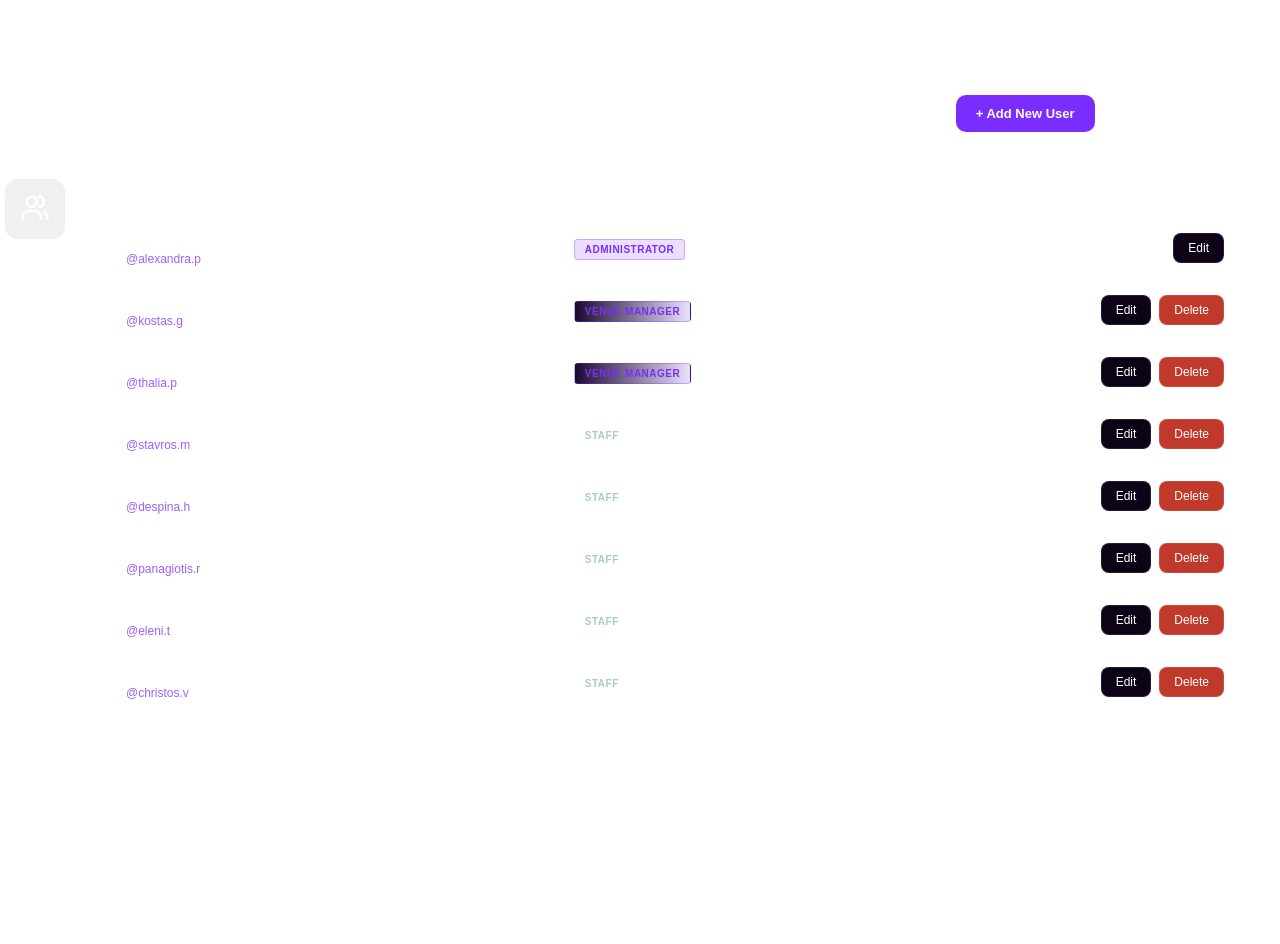
<file: users.html>
<!DOCTYPE html>
<html lang="en">
<head>
    <meta charset="UTF-8">
    <meta name="viewport" content="width=device-width, initial-scale=1.0">
    <title>User Management — Spotbook</title>
    <link rel="stylesheet" href="assets/css/common.css">
    <link rel="stylesheet" href="assets/css/users.css">
    <link rel="stylesheet" href="assets/css/roles.css">
    <style>
        .settings-card {
            background: rgba(255,255,255,0.03);
            border: 1px solid rgba(255,255,255,0.07);
            border-radius: 16px;
            padding: 0;
            overflow: hidden;
        }
        .page-header {
            display: flex;
            align-items: center;
            gap: 16px;
            flex-wrap: wrap;
            margin-bottom: 28px;
        }
        .page-header > div { flex: 1; }
        .page-header h1 { margin: 0; font-weight: 300; font-size: clamp(1.4rem,4vw,2rem); }
        .page-header p  { margin: 6px 0 0; opacity: 0.45; font-size: 0.85rem; }
        .btn-save {
            padding: 11px 20px; background: var(--accent-color);
            border: none; border-radius: 10px; color: #fff;
            font-size: 13px; font-weight: 600; cursor: pointer; font-family: inherit;
            transition: transform 0.2s, box-shadow 0.2s;
        }
        .btn-save:hover { transform: translateY(-2px); box-shadow: 0 8px 20px rgba(123,44,255,0.35); }
        .modal-overlay {
            position: fixed; inset: 0; z-index: 9999;
            background: rgba(0,0,0,0.75); backdrop-filter: blur(8px);
            display: flex; align-items: center; justify-content: center;
        }
        .modal-content {
            background: #1a0b2e; border: 1px solid rgba(255,255,255,0.1);
            border-radius: 16px; padding: 32px; width: 100%; max-width: 420px;
            animation: slideIn 0.3s ease;
        }
        @keyframes slideIn { from{transform:translateY(-16px);opacity:0} to{transform:none;opacity:1} }
        .container { display: flex; flex-direction: column; gap: 8px; }
        .register-header { margin-bottom: 10px; }
        .register-header h2 { margin: 0; font-size: 1.2rem; }
        .register-header p  { margin: 5px 0 0; opacity: 0.5; font-size: 0.82rem; }
        label { font-size: 0.78rem; text-transform: uppercase; letter-spacing: 0.7px; color: rgba(255,255,255,0.45); }
        input, select {
            width: 100%; background: rgba(255,255,255,0.06);
            border: 1px solid rgba(255,255,255,0.1); border-radius: 10px;
            color: #fff; padding: 11px 14px; font-size: 14px; font-family: inherit;
            outline: none; transition: border-color 0.2s;
        }
        input:focus, select:focus { border-color: var(--accent-color); }
        select option { background: #1a0b2e; }
        .modal-actions { display: flex; gap: 10px; margin-top: 16px; }
        .btn-reset {
            flex: 1; padding: 11px; background: rgba(255,255,255,0.05);
            border: 1px solid rgba(255,255,255,0.1); border-radius: 10px;
            color: rgba(255,255,255,0.7); cursor: pointer; font-family: inherit; font-size: 13px;
        }
    </style>
</head>
<body>

<nav class="sidebar"></nav>

<main class="content">

<header class="page-header">
    <div>
        <h1>User Management</h1>
        <p>Manage administrative access and roles.</p>
    </div>
    <button class="btn-save" onclick="openUserModal()">+ Add New User</button>
    <button class="btn-save" onclick="openRolesPanel()" style="background:rgba(255,255,255,0.08);border:1px solid rgba(255,255,255,0.12);">Manage Roles</button>
</header>

<section class="settings-card">
    <div class="table-container">
        <table class="user-table">
            <thead>
                <tr>
                    <th>User Details</th>
                    <th>Role</th>
                    <th class="text-right">Actions</th>
                </tr>
            </thead>
            <tbody id="user-list"></tbody>
        </table>
    </div>
</section>

</main>

<!-- Add/Edit User Modal -->
<div id="user-modal" class="modal-overlay" style="display:none;">
    <div class="modal-content">
        <div class="container" id="user-form">
            <div class="register-header">
                <h2 id="modal-title">Register User</h2>
                <p id="modal-subtitle">Create a new administrative account</p>
            </div>
            <label>Full Name</label>
            <input type="text" id="fullName" placeholder="Full name">
            <label>Username</label>
            <input type="text" id="username" placeholder="username123">
            <label>Password</label>
            <input type="password" id="password" placeholder="••••••••">
            <label>Role</label>
            <select id="role">
                <option value="" disabled selected>Select a role</option>
                <option value="admin">Administrator</option>
                <option value="manager">Venue Manager</option>
                <option value="staff">Staff</option>
                <option value="host">Host / Reception</option>
                <option value="viewer">Viewer</option>
            </select>
            <div class="modal-actions">
                <button class="btn-reset" onclick="closeUserModal()">Cancel</button>
                <button class="btn-save" onclick="saveUser()" style="flex:1;">Save</button>
            </div>
        </div>
    </div>
</div>

<!-- Roles Panel -->
<div id="roles-overlay" class="roles-overlay">
    <div class="roles-modal">
        <div class="roles-header">
            <div class="roles-title-group">
                <h2>Role & Permission Management</h2>
                <p>Configure access levels for each role</p>
            </div>
            <button class="roles-close" onclick="closeRolesPanel()">&times;</button>
        </div>
        <div class="roles-tabs" id="roles-tabs"></div>
        <div class="roles-body" id="roles-body"></div>
        <div class="roles-footer">
            <button class="btn btn-secondary" onclick="closeRolesPanel()">Cancel</button>
            <button class="btn btn-primary glow-on-hover" onclick="saveRoles()">Save Changes</button>
        </div>
    </div>
</div>

<div id="popup" class="popup"></div>

<script src="assets/js/mock-data.js"></script>
<script src="assets/js/core.js"></script>
<script src="assets/js/navigation.js"></script>
<script>
let localUsers = JSON.parse(JSON.stringify(DEMO.users));
let editingUserId = null;

/* ── Render user table ── */
function renderUsers() {
    const tbody = document.getElementById('user-list');
    if (!tbody) return;
    if (!localUsers.length) {
        tbody.innerHTML = `<tr><td colspan="3" style="text-align:center;padding:24px;opacity:0.4;">No users found.</td></tr>`;
        return;
    }
    const isSelf = uid => uid === DEMO.currentUser.id;
    tbody.innerHTML = localUsers.map(u => {
        const roleName = (DEMO.roles[u.role]?.label) || u.role;
        return `
        <tr>
            <td>
                <div class="user-info">
                    <span class="user-name">${u.fullName}</span>
                    <span class="user-handle">@${u.username}</span>
                </div>
            </td>
            <td><span class="role-badge ${u.role}">${roleName}</span></td>
            <td class="text-right" style="display:flex;justify-content:flex-end;gap:8px;">
                <button onclick="openEditModal(${u.id})" style="padding:7px 14px;font-size:12px;">Edit</button>
                ${!isSelf(u.id) ? `<button onclick="deleteUser(${u.id})" style="padding:7px 14px;font-size:12px;background:#c0392b;">Delete</button>` : ''}
            </td>
        </tr>`;
    }).join('');
}

/* ── Modal helpers ── */
function openUserModal() {
    editingUserId = null;
    document.getElementById('modal-title').textContent    = 'Register User';
    document.getElementById('modal-subtitle').textContent = 'Create a new administrative account';
    document.getElementById('fullName').value  = '';
    document.getElementById('username').value  = '';
    document.getElementById('password').value  = '';
    document.getElementById('role').value      = '';
    document.getElementById('user-modal').style.display = 'flex';
}

function openEditModal(id) {
    const user = localUsers.find(u => u.id === id);
    if (!user) return;
    editingUserId = id;
    document.getElementById('modal-title').textContent    = 'Edit User';
    document.getElementById('modal-subtitle').textContent = 'Update account details';
    document.getElementById('fullName').value  = user.fullName;
    document.getElementById('username').value  = user.username;
    document.getElementById('password').value  = '';
    document.getElementById('role').value      = user.role;
    document.getElementById('user-modal').style.display = 'flex';
}

function closeUserModal() {
    document.getElementById('user-modal').style.display = 'none';
}

function saveUser() {
    const fullName = document.getElementById('fullName').value.trim();
    const username = document.getElementById('username').value.trim();
    const role     = document.getElementById('role').value;
    if (!fullName || !username || !role) {
        showPopup('Please fill in all required fields.', 'error'); return;
    }
    if (editingUserId) {
        const idx = localUsers.findIndex(u => u.id === editingUserId);
        if (idx > -1) { localUsers[idx].fullName = fullName; localUsers[idx].username = username; localUsers[idx].role = role; }
        showPopup('User updated ✓', 'success');
    } else {
        localUsers.push({ id: Date.now(), fullName, username, role });
        showPopup(`User ${username} created ✓`, 'success');
    }
    closeUserModal();
    renderUsers();
}

function deleteUser(id) {
    const user = localUsers.find(u => u.id === id);
    if (!user) return;
    if (!confirm(`Delete user "${user.fullName}"?`)) return;
    localUsers = localUsers.filter(u => u.id !== id);
    renderUsers();
    showPopup('User deleted.', 'success');
}

/* ── Roles Panel ── */
let activeRole = 'admin';

function openRolesPanel() {
    renderRolesTabs();
    selectRoleTab(Object.keys(DEMO.roles)[0]);
    document.getElementById('roles-overlay').classList.add('open');
}

function closeRolesPanel() {
    document.getElementById('roles-overlay').classList.remove('open');
}

function renderRolesTabs() {
    const tabs = document.getElementById('roles-tabs');
    tabs.innerHTML = Object.entries(DEMO.roles).map(([key, role]) => `
        <button class="roles-tab ${key === activeRole ? 'active' : ''}" onclick="selectRoleTab('${key}')">
            ${role.label}
        </button>
    `).join('');
}

function selectRoleTab(roleKey) {
    activeRole = roleKey;
    renderRolesTabs();
    renderPermissions(roleKey);
}

function renderPermissions(roleKey) {
    const role = DEMO.roles[roleKey];
    const body = document.getElementById('roles-body');
    if (!body) return;

    if (role.permissions.includes('*')) {
        body.innerHTML = `<div class="roles-full-access">
            <div style="font-size:2rem;margin-bottom:10px;">⭐</div>
            <strong style="color:#a78bff;">Full Access</strong>
            <p style="margin-top:8px;">This role has unrestricted access to all features and settings.</p>
        </div>`;
        return;
    }

    // Group permissions
    const groups = {};
    DEMO.allPermissions.forEach(p => {
        if (!groups[p.group]) groups[p.group] = [];
        groups[p.group].push(p);
    });

    body.innerHTML = Object.entries(groups).map(([group, perms]) => {
        const granted    = perms.filter(p => role.permissions.includes(p.key));
        const allGranted = granted.length === perms.length;
        const anyGranted = granted.length > 0;
        const badgeClass = allGranted ? 'all' : anyGranted ? 'some' : 'none';
        const badgeText  = allGranted ? 'Full' : anyGranted ? `${granted.length}/${perms.length}` : 'None';

        return `
        <div class="perm-group">
            <div class="perm-group-header" onclick="this.classList.toggle('collapsed');this.nextElementSibling.classList.toggle('collapsed')">
                <span class="perm-group-chevron">
                    <svg width="12" height="12" viewBox="0 0 12 12"><path d="M2 4l4 4 4-4" fill="none" stroke="currentColor" stroke-width="1.5" stroke-linecap="round"/></svg>
                </span>
                <span class="perm-group-label">${group}</span>
                <span class="perm-group-badge ${badgeClass}">${badgeText}</span>
            </div>
            <div class="perm-group-children">
                ${perms.map(p => {
                    const has = role.permissions.includes(p.key);
                    return `
                    <div class="perm-item">
                        <label class="perm-toggle">
                            <input type="checkbox" ${has ? 'checked' : ''} onchange="togglePerm('${roleKey}','${p.key}',this.checked)">
                            <span class="perm-slider"></span>
                        </label>
                        <div class="perm-content">
                            <span class="perm-label">${p.label}</span>
                            <span class="perm-path">${p.key}</span>
                        </div>
                    </div>`;
                }).join('')}
            </div>
        </div>`;
    }).join('');
}

function togglePerm(roleKey, permKey, enabled) {
    const role = DEMO.roles[roleKey];
    if (!role) return;
    if (enabled) {
        if (!role.permissions.includes(permKey)) role.permissions.push(permKey);
    } else {
        role.permissions = role.permissions.filter(p => p !== permKey);
    }
    renderPermissions(roleKey);
}

function saveRoles() {
    closeRolesPanel();
    showPopup('Role permissions saved ✓', 'success');
}

document.addEventListener('DOMContentLoaded', renderUsers);
</script>
</body>
</html>
</file>
<file: assets/css/common.css>
:root {
    --primary-color: #1a0b2e;
    --bg-color: #05010a;
    --accent-color: #7b2cff;
    --demo-banner-height: 44px;
}

body {
    margin: 0;
    display: flex;
    min-height: 100vh;
    font-family: 'Segoe UI', sans-serif;
    color: white;

    padding-top: var(--demo-banner-height);
}
.demo-banner {
    position: fixed;
    top: 0;
    left: 0;
    right: 0;
    z-index: 2000;

    background: linear-gradient(90deg, #ff4d4d, #ff7a59);
    color: white;

    padding: 10px 16px;

    box-shadow: 0 6px 20px rgba(0,0,0,0.35);
}

.demo-banner-inner {
    max-width: 1200px;
    margin: 0 auto;

    display: flex;
    align-items: center;
    justify-content: center;

    text-align: center;

    font-size: 12px;
    font-weight: 600;
    letter-spacing: 0.4px;
    line-height: 1.3;
}
/* --- POPUP TOAST --- */
.popup {
    position: fixed;
    bottom: -100px;
    left: 50%;
    transform: translateX(-50%);
    padding: 12px 24px;
    border-radius: 8px;
    color: white;
    font-weight: bold;
    transition: bottom 0.4s cubic-bezier(0.175, 0.885, 0.32, 1.275);
    z-index: 10000;
    box-shadow: 0 4px 15px rgba(0, 0, 0, 0.3);
    backdrop-filter: blur(4px);
}

.popup.show { bottom: 30px; }
.popup.success { background: #2ecc71; }
.popup.error   { background: #e74c3c; }

/* --- GLOW BUTTON --- */
/* --- GLOW BUTTON --- */
.glow-on-hover {
    width: auto;
    min-width: 140px;
    padding: 12px 18px;

    display: inline-flex;
    align-items: center;
    justify-content: center;

    border: 1px solid
        color-mix(in srgb, var(--accent-color) 30%, transparent);

    border-radius: 12px;

    font-weight: 600;
    font-size: 14px;
    font-family: inherit;

    color: white;
    cursor: pointer;

    background: linear-gradient(
        90deg,
        var(--primary-color),
        var(--accent-color)
    );

    background-size: 200% auto;

    transition:
        transform 0.2s ease,
        box-shadow 0.25s ease,
        background-position 0.4s ease;

    white-space: nowrap;
    flex-shrink: 0;
}

.glow-on-hover:hover {
    transform: translateY(-2px);
    background-position: right center;

    box-shadow:
        0 8px 20px
        color-mix(in srgb, var(--accent-color) 35%, transparent);
}

.glow-on-hover:active {
    transform: scale(0.98);
    box-shadow: none;
}body {
    margin: 0;
    display: flex;
    min-height: 100vh;
    font-family: 'Segoe UI', sans-serif;
    color: white;
}
html.i18n-loading body {
    opacity: 0;
}
/* --- SIDEBAR --- */
.sidebar {
    width: 70px;
    background: rgba(255, 255, 255, 0.03);
    backdrop-filter: blur(10px);
    border-right: 1px solid rgba(255, 255, 255, 0.1);
    display: flex;
    flex-direction: column;
    align-items: center;
    padding: 20px 0;
    position: fixed;
    height: 100%;
    z-index: 1000;
}

.sidebar button {
    background: transparent !important;
    border: none;
    padding: 15px;
    cursor: pointer;
    filter: grayscale(1) invert(1);
    opacity: 0.4;
    transition: opacity 0.25s ease, transform 0.25s ease;
    border-radius: 12px;
    margin: 2px 0;
}

.sidebar button.hidden { display: none !important; }

.sidebar button.active,
.sidebar button:hover {
    opacity: 1 !important;
    transform: scale(1.12) !important;
    background: rgba(255, 255, 255, 0.06) !important;
}

.sidebar button:active {
    transform: scale(0.95) !important;
}

.sidebar img {
    width: 24px;
    height: 24px;
    display: block;
}

.nav-bottom { margin-top: auto; }

/* --- CONTENT AREA --- */
.content {
    margin-left: 70px;
    padding: 40px;
    width: calc(100% - 70px);
    box-sizing: border-box;
}

/* --- NUMBER INPUT --- */
input[type="number"] {
    background: rgba(255, 255, 255, 0.05);
    border: 1px solid rgba(255, 255, 255, 0.1);
    border-radius: 6px;
    color: #fff;
    padding: 8px 12px;
    font-size: 14px;
    font-family: inherit;
    transition: border-color 0.2s ease, background 0.2s ease, box-shadow 0.2s ease;
    outline: none;
    text-align: center;
}

input::-webkit-outer-spin-button,
input::-webkit-inner-spin-button {
    -webkit-appearance: none;
    margin: 0;
}

input[type="number"]:hover {
    border-color: rgba(255, 255, 255, 0.3);
}

input[type="number"]:focus {
    border-color: var(--accent-color);
    background: rgba(255, 255, 255, 0.08);
    box-shadow: 0 0 0 3px color-mix(in srgb, var(--accent-color) 20%, transparent);
}

/* --- MOBILE --- */
@media (max-width: 768px) {
    body { flex-direction: column; }

    .sidebar {
        width: 100%;
        height: 65px;
        flex-direction: row;
        justify-content: space-around;
        bottom: 0;
        border-right: none;
        border-top: 1px solid rgba(255, 255, 255, 0.1);
        padding: 0;
        position: fixed;
    }

    .sidebar button { margin: 0; border-radius: 8px; }
    .nav-bottom { margin-top: 0; }

    .content {
        margin-left: 0;
        margin-bottom: 70px;
        padding: 20px;
        width: 100%;
    }
}
.status-badge {
    display: inline-block;
    padding: 4px 10px;
    border-radius: 4px;
    font-size: 11px;
    text-transform: uppercase;
    font-weight: bold;
    letter-spacing: 0.5px;
}

.status-badge.free {
    background: color-mix(in srgb, var(--free-color) 15%, transparent);
    color: var(--free-color);
    border: 1px solid color-mix(in srgb, var(--free-color) 30%, transparent);
}

.status-badge.reserved {
    background: color-mix(in srgb, var(--reserved-color) 15%, transparent);
    color: var(--reserved-color);
    border: 1px solid color-mix(in srgb, var(--reserved-color) 30%, transparent);
}

.status-badge.arrived {
    background: color-mix(in srgb, var(--arrived-color) 15%, transparent);
    color: var(--arrived-color);
    border: 1px solid color-mix(in srgb, var(--arrived-color) 30%, transparent);
}
</file>
<file: assets/css/dashboard.css>
/* --- HEADER --- */
header {
    display: flex;
    justify-content: space-between;
    align-items: center;
    margin-top: 6px;
    margin-bottom: 30px;
}

.header-main {
    width: 100%;
    display: flex;
    justify-content: space-between;
    align-items: flex-end;
    gap: 20px;
}

.header-controls {
    display: flex;
    flex-direction: column;
    gap: 5px;
}

.par {
    opacity: 0.45;
    margin: 2px 0;
    font-size: 0.875rem;
    line-height: 1.4;
}
.btn-bell {
    background: transparent;
    border: 1px solid #ddd;
    color: #555;
    width: 36px;
    height: 36px;
    border-radius: 50%;
    cursor: pointer;
    display: flex;
    align-items: center;
    justify-content: center;
    transition: all 0.2s ease;
}

.btn-bell:hover {
    background: #f0f0f0;
    color: #6e8efb;
    border-color: #6e8efb;
}

.btn-bell:active {
    transform: scale(0.9);
}
h1 {
    margin: 0;
    font-weight: 300;
    font-size: clamp(1.6rem, 4vw, 2rem);
}

#stats-date {
    background: rgba(255, 255, 255, 0.05);
    border: 1px solid rgba(255, 255, 255, 0.1);
    color: white;
    padding: 8px 12px;
    border-radius: 6px;
    outline: none;
    cursor: pointer;
    max-width: 160px;
    font-family: inherit;
    font-size: 13px;
    transition: border-color 0.2s ease, background 0.2s ease;
}

#stats-date:focus {
    border-color: var(--accent-color);
    background: rgba(255, 255, 255, 0.08);
}

/* --- STAT CARDS --- */
@keyframes cardAppear {
    from {
        opacity: 0;
        transform: translateY(16px);
    }

    to {
        opacity: 1;
        transform: translateY(0);
    }
}

.stats-container {
    display: grid;
    grid-template-columns: repeat(auto-fit, minmax(220px, 1fr));
    gap: 20px;
    margin-top: 30px;
}

.stat-card {
    background: rgba(255, 255, 255, 0.05);
    padding: 24px;
    border-radius: 16px;
    border: 1px solid rgba(255, 255, 255, 0.08);
    transition:
        background 0.25s ease,
        border-color 0.25s ease,
        transform 0.25s ease;
    animation: cardAppear 0.4s ease both;
    backdrop-filter: blur(10px);
}

.stat-card:nth-child(1) { animation-delay: 0.05s; }
.stat-card:nth-child(2) { animation-delay: 0.1s; }
.stat-card:nth-child(3) { animation-delay: 0.15s; }

.stat-card:hover {
    background: rgba(255, 255, 255, 0.08);
    border-color: rgba(255, 255, 255, 0.15);
    transform: translateY(-3px);
}

.stat-card h3 {
    margin: 0;
    font-size: 0.8rem;
    font-weight: 400;
    text-transform: uppercase;
    letter-spacing: 0.8px;
    opacity: 0.5;
}

.stat-card .value {
    font-size: clamp(2rem, 5vw, 2.5rem);
    font-weight: 700;
    margin: 10px 0 0 0;
    color: var(--accent-color);
    transition: color 0.3s ease;
    line-height: 1;
}

/* --- RESERVATIONS TABLE --- */
.reservations-section {
    margin-top: 36px;
}

.section-title {
    margin: 0 0 14px 0;
    font-size: 11px;
    font-weight: 400;
    text-transform: uppercase;
    letter-spacing: 1px;
    opacity: 0.4;
}

.reservations-table-wrapper {
    background: rgba(255, 255, 255, 0.03);
    border: 1px solid rgba(255, 255, 255, 0.07);
    border-radius: 14px;
    overflow-x: auto;
    -webkit-overflow-scrolling: touch;
}

.reservations-table {
    width: 100%;
    border-collapse: collapse;
    min-width: 640px;
}

.reservations-table th {
    padding: 13px 16px;
    text-align: left;
    font-size: 10px;
    text-transform: uppercase;
    letter-spacing: 1px;
    color: rgba(255, 255, 255, 0.35);
    background: rgba(0, 0, 0, 0.2);
    border-bottom: 1px solid rgba(255, 255, 255, 0.06);
    white-space: nowrap;
}

.reservations-table td {
    padding: 13px 16px;
    border-bottom: 1px solid rgba(255, 255, 255, 0.04);
    font-size: 13px;
    color: #ddd;
    vertical-align: middle;
}

.reservations-table tr:last-child td {
    border-bottom: none;
}

.reservations-table tr:hover td {
    background: rgba(255, 255, 255, 0.02);
}

.reservations-table button {
    width: auto;
    min-width: 90px;
    padding: 8px 12px;
    background: color-mix(in srgb, var(--accent-color) 15%, transparent);
    color: var(--accent-color);
    border: 1px solid color-mix(in srgb, var(--accent-color) 30%, transparent);
    border-radius: 6px;
    text-align: center;
    font-family: inherit;
    font-size: 13px;
    cursor: pointer;
    transition:
        background 0.2s ease,
        transform 0.2s ease,
        border-color 0.2s ease;
    white-space: nowrap;
}

.reservations-table button:hover {
    background: color-mix(in srgb, var(--accent-color) 22%, transparent);
    transform: translateY(-1px);
}

.time-cell {
    opacity: 0.6;
    font-size: 12px !important;
    font-variant-numeric: tabular-nums;
    white-space: nowrap;
}

.empty-row {
    text-align: center;
    padding: 28px !important;
    opacity: 0.35;
    font-style: italic;
}

/* --- MOBILE --- */
@media (max-width: 768px) {

    .header-main {
        flex-direction: column;
        align-items: stretch;
        gap: 15px;
    }

    #stats-date {
        max-width: 100%;
        width: 100%;
    }
    #notif-btn {
        display: none !important;
    }
    .stats-container {
        grid-template-columns: 1fr;
        gap: 14px;
    }
    .demo-banner {
        font-size: 11px;
        padding: 8px 10px;
    }
    .stat-card {
        padding: 20px;
    }

    .reservations-table {
        min-width: 560px;
    }

    .reservations-table th,
    .reservations-table td {
        padding: 12px;
    }

    .reservations-table button {
        min-width: 76px;
        padding: 7px 10px;
        font-size: 12px;
    }
}

/* --- SMALL PHONES --- */
@media (max-width: 480px) {
    
    .reservations-section {
        margin-top: 28px;
    }

    .reservations-table {
        min-width: 500px;
    }

    .reservations-table th,
    .reservations-table td {
        padding: 10px;
        font-size: 12px;
    }

    .reservations-table button {
        min-width: unset;
        width: 100%;
    }
}
</file>
<file: assets/css/layout.css>
:root {
    --free-color:     #2ecc71;
    --reserved-color: #e74c3c;
    --arrived-color:  #f1c40f;
    --disabled-color: #666;
}

/* --- BASE --- */
*, *::before, *::after {
    box-sizing: border-box;
    -webkit-tap-highlight-color: transparent;
}
.res-form {
    transition: all 0.3s ease-in-out;
}
body {
    margin: 0;
    padding: 0;
    font-family: 'Segoe UI', Roboto, Helvetica, Arial, sans-serif;
    background-color: #0c0416;
    color: white;
    overflow-x: hidden;
    width: 100%;
}

.content {
    padding: 20px;
    margin-left: 70px;
    min-height: 100vh;
}

/* --- HEADER & CONTROLS --- */
.header-main {
    display: flex;
    justify-content: space-between;
    align-items: center;
    padding: 10px 0;
    gap: 20px;
    flex-wrap: wrap;
}

.header-controls {
    display: flex;
    gap: 10px;
    align-items: center;
}
.time-group {
    display: flex;
    align-items: center;
    gap: 10px;
    background: rgba(255, 255, 255, 0.05);
    padding: 8px 15px;
    border-radius: 12px;
    border: 1px solid rgba(255, 255, 255, 0.1);
}

/* Style for inputs inside the date group */
.time-group input[type="time"] {
    background: transparent;
    border: none;
    color: white;
    outline: none;
    font-family: inherit;
    cursor: pointer;
    max-width: 140px;
}
#view-date, #search-bar {
    background: rgba(255, 255, 255, 0.05);
    border: 1px solid rgba(255, 255, 255, 0.1);
    color: white;
    padding: 8px 12px;
    border-radius: 6px;
    outline: none;
    font-size: 16px;
    transition: border-color 0.2s ease, background 0.2s ease;
}

#view-date:focus, #search-bar:focus {
    border-color: var(--accent-color);
    background: rgba(255, 255, 255, 0.08);
}

.row-shortcuts {
    display: flex;
    gap: 8px;
    align-items: center;
    margin-top: 10px;
    flex-wrap: wrap;
    color: #888;
    font-size: 12px;
}

.row-shortcuts button {
    background: #222;
    border: 1px solid #444;
    color: white;
    padding: 4px 10px;
    border-radius: 4px;
    cursor: pointer;
    transition: border-color 0.2s, background 0.2s, transform 0.15s;
}

.row-shortcuts button:hover {
    border-color: #3498db;
    background: #2980b9;
    transform: translateY(-1px);
}

/* --- GRID --- */
#grid {
    --desktop-cols: 8;
    display: grid;
    gap: 15px;
    padding: 20px 0;
    align-items: start;
    grid-template-columns: repeat(var(--desktop-cols), 1fr);
}

/* Staggered fade-in on load */
@keyframes spotAppear {
    from { opacity: 0; transform: translateY(10px) scale(0.96); }
    to   { opacity: 1; transform: translateY(0)   scale(1); }
}

.sunbed {
    position: relative;
    background: rgba(255, 255, 255, 0.05);
    padding: 15px;
    border-radius: 12px;
    text-align: center;
    cursor: pointer;
    transition: background 0.25s ease, box-shadow 0.25s ease;
    animation: spotAppear 0.35s ease both;
}

.sunbed:not(.filtered-out):hover {
    background: rgba(255, 255, 255, 0.1);
    transform: translateY(-5px);
    box-shadow: 0 8px 20px rgba(0, 0, 0, 0.3);
}

.sunbed:not(.filtered-out):active {
    transform: translateY(-2px) scale(0.98);
}

.sunbed.filtered-out {
    opacity: 0.1;
    pointer-events: none;
    transform: scale(0.95);
    transition: opacity 0.2s ease, transform 0.2s ease;
    animation: none;
}
.sunbed.is-free .sunbed-content {
    display: flex;
    flex-direction: row;
    align-items: center;
    justify-content: center;
    gap: 6px;
}

.sunbed .label       { font-weight: bold; font-size: 1.1em; }
.sunbed .status-text { font-size: 0.8em; opacity: 0.6; margin-top: 5px; }
.sunbed .dot {
    display: block;
    width: 10px;
    height: 10px;
    border-radius: 50%;
    margin: 0 auto; /* Horizontal balancing anchor */
    
}
.sunbed.is-free {
    background: rgba(255, 255, 255, 0.01); /* Subdued matching background fallback */
}
/* --- MODAL --- */
.modal {
    position: fixed;
    z-index: 9999;
    left: 0; top: 0;
    width: 100%; height: 100%;
    background-color: rgba(0, 0, 0, 0.7);
    backdrop-filter: blur(8px);
    display: none;
    align-items: flex-start;
    justify-content: center;
    overflow-y: auto;
    padding: 20px 10px;
    -webkit-overflow-scrolling: touch;
    /* Fade in */
    opacity: 0;
    transition: opacity 0.25s ease;
}

.modal.show {
    display: flex;
    opacity: 1;
}

.modal-content {
    background: #1e1e2d;
    padding: 25px;
    border-radius: 16px;
    width: 100%;
    max-width: 400px;
    border: 1px solid rgba(255, 255, 255, 0.1);
    box-shadow: 0 10px 30px rgba(0, 0, 0, 0.5);
    position: relative;
    margin-bottom: 20px;
    animation: slideIn 0.3s cubic-bezier(0.34, 1.56, 0.64, 1) both;
}

.close {
    position: absolute;
    right: 15px; top: 10px;
    font-size: 24px;
    cursor: pointer;
    color: rgba(255, 255, 255, 0.4);
    transition: color 0.2s ease, transform 0.2s ease;
    line-height: 1;
}

.close:hover {
    color: white;
    transform: rotate(90deg);
}

/* --- BUTTONS & INPUTS --- */
button {
    background-color: #0c0416;
    border-radius: 8px;
    border: 1px solid rgba(255, 255, 255, 0.1);
    cursor: pointer;
    padding: 10px 15px;
    transition: background 0.2s ease, transform 0.15s ease, box-shadow 0.2s ease;
    color: white;
}

button:hover {
    background-color: #1a0b2e;
    transform: translateY(-1px);
}

button:active {
    transform: scale(0.97);
}

.modal-input {
    width: 100%;
    background: rgba(255, 255, 255, 0.05);
    border: 1px solid rgba(255, 255, 255, 0.1);
    color: white;
    padding: 10px;
    border-radius: 6px;
    margin-bottom: 12px;
    font-size: 16px;
    box-sizing: border-box;
    transition: border-color 0.2s ease, background 0.2s ease;
    outline: none;
}

.modal-input:focus {
    border-color: var(--accent-color);
    background: rgba(255, 255, 255, 0.08);
}

/* --- LEGEND & DOTS --- */
.legend {
    display: flex;
    gap: 15px;
    margin-top: 10px;
    font-size: 0.85rem;
    flex-wrap: wrap;
}

.legend-item { display: flex; align-items: center; gap: 5px; }

.dot { height: 10px; width: 10px; border-radius: 50%; display: inline-block; }
.dot.free        { background: var(--free-color); }
.dot.reserved    { background: var(--reserved-color); }
.dot.maintenance { background: var(--arrived-color); }

/* --- STATUS BADGES --- */


/* --- RESERVATION CARD --- */
.res-info-card {
    background: rgba(255, 255, 255, 0.03);
    border: 1px solid rgba(255, 255, 255, 0.1);
    padding: 15px;
    border-radius: 10px;
    margin-bottom: 10px;
    transition: background 0.2s ease;
}

.res-info-card:hover {
    background: rgba(255, 255, 255, 0.06);
}

.action-buttons { display: flex; gap: 8px; margin-top: 15px; }

.btn-checkin {
    background: #27ae60 !important;
    border: none;
    transition: filter 0.2s ease, transform 0.15s ease !important;
}

.btn-cancel {
    background: #e74c3c !important;
    border: none;
    transition: filter 0.2s ease, transform 0.15s ease !important;
}

.btn-checkin:hover, .btn-cancel:hover {
    filter: brightness(1.15);
    transform: translateY(-1px) !important;
}

/* --- DELETE MODE --- */
.delete-ready {
    border: 2px dashed #e74c3c !important;
    opacity: 0.8;
    animation: deletePulse 1.2s ease-in-out infinite;
}

.delete-overlay {
    position: absolute;
    top: -8px; right: -8px;
    background: #e74c3c;
    color: white;
    width: 24px; height: 24px;
    border-radius: 50%;
    font-size: 14px;
    line-height: 24px;
    text-align: center;
}

/* --- ANIMATIONS --- */
@keyframes slideIn {
    from { transform: translateY(-20px) scale(0.97); opacity: 0; }
    to   { transform: translateY(0)     scale(1);    opacity: 1; }
}

@keyframes deletePulse {
    0%, 100% { box-shadow: 0 0 0 0 rgba(231, 76, 60, 0); }
    50%       { box-shadow: 0 0 0 6px rgba(231, 76, 60, 0.2); }
}

/* --- MOBILE --- */
@media (max-width: 768px) {
    .content { margin-left: 0; padding-bottom: 50px; }
}

@media (max-width: 480px) {
    .header-main    { flex-direction: column; align-items: stretch; }
    .header-controls { display: grid; grid-template-columns: 1fr 1fr; width: 100%; gap: 8px; }
    #search-bar     { grid-column: span 2; }
    .modal-content  { padding: 20px; }

    #grid {
        grid-template-columns: repeat(6, 1fr) !important;
        gap: 8px;
    }

    .sunbed              { padding: 10px 4px; border-radius: 8px; }
    .sunbed .label       { font-size: 12px; }
    .sunbed .status-text { font-size: 10px; }

    .time-group, #row-filter {
        width: 100%;
        box-sizing: border-box;
        justify-content: space-between;
    }
}
</file>
<file: assets/css/logs.css>
/* --- Root & Layout Basics --- */
:root {
    --primary-blue: #3498db;
    --dark-bg: #111;
    --card-bg: #1a1a1a;
    --border-color: #333;
    --text-muted: #888;
    --accent-yellow: #f1c40f;
    --danger-red: #c0392b;
}

/* --- PAGE WRAPPER --- */
.log-page-wrapper {
    margin-left: 80px;
    width: calc(100% - 80px);
    min-height: 100vh;
    padding: 20px;
    box-sizing: border-box;
    display: flex;
    flex-direction: column;
    background-color: transparent;
}

/* --- HEADER --- */
@keyframes headerSlideDown {
    from { opacity: 0; transform: translateY(-12px); }
    to   { opacity: 1; transform: translateY(0); }
}

.log-header h1 {
    margin: 0 0 20px 0;
    font-size: 1.5rem;
    color: #fff;
    animation: headerSlideDown 0.35s ease both;
}

/* --- CONTROLS --- */
@keyframes controlsFadeIn {
    from { opacity: 0; transform: translateY(8px); }
    to   { opacity: 1; transform: translateY(0); }
}

.controls {
    display: grid;
    grid-template-columns: repeat(auto-fit, minmax(200px, 1fr));
    gap: 15px;
    margin-bottom: 25px;
    width: 100%;
    animation: controlsFadeIn 0.4s ease 0.1s both;
}

.controls input,
.controls select {
    padding: 12px;
    background: var(--card-bg);
    border: 1px solid var(--border-color);
    color: #fff;
    border-radius: 6px;
    font-size: 14px;
    outline: none;
    font-family: inherit;
    transition: border-color 0.2s ease, background 0.2s ease;
}

.controls input:focus {
    border-color: var(--primary-blue);
    background: #1e1e1e;
}

.controls select {
    appearance: none;
    -webkit-appearance: none;
    background-image: url("data:image/svg+xml,%3Csvg xmlns='http://www.w3.org/2000/svg' width='12' height='12' viewBox='0 0 24 24' fill='none' stroke='rgba(255,255,255,0.4)' stroke-width='2' stroke-linecap='round' stroke-linejoin='round'%3E%3Cpolyline points='6 9 12 15 18 9'%3E%3C/polyline%3E%3C/svg%3E");
    background-repeat: no-repeat;
    background-position: right 12px center;
    background-color: var(--card-bg);
    padding-right: 36px;
    cursor: pointer;
}

.controls select:focus {
    border-color: var(--primary-blue);
    background-color: #1e1e1e;
}

.controls select option {
    background: #1a0b2e;
    color: white;
}

#logSearch {
    min-width: 300px;
    transition: border-color 0.2s ease, border-left 0s, background 0.2s ease;
}

/* --- FILTER BUTTONS --- */
.quick-filters,
.action-buttons {
    display: flex;
    gap: 10px;
    flex-wrap: wrap;
}

.quick-filters button,
.action-buttons button {
    padding: 10px 16px;
    border: none;
    border-radius: 6px;
    cursor: pointer;
    font-weight: 500;
    transition: opacity 0.2s ease, transform 0.15s ease, filter 0.2s ease;
}

.quick-filters button:hover,
.action-buttons button:hover {
    opacity: 0.88;
    transform: translateY(-1px);
}

.quick-filters button:active,
.action-buttons button:active {
    transform: scale(0.96);
}

.refresh-btn { background: #2980b9; color: white; }
.purge-btn   { background: var(--danger-red); color: white; }
.quick-filters button { background: #333; color: #ccc; }

/* --- TABLE WRAPPER --- */
@keyframes tableAppear {
    from { opacity: 0; transform: translateY(12px); }
    to   { opacity: 1; transform: translateY(0); }
}

.log-table-wrapper {
    width: 100%;
    background: rgba(0, 0, 0, 0.2);
    border-radius: 8px;
    overflow: hidden;
    border: 1px solid rgba(255, 255, 255, 0.05);
    animation: tableAppear 0.45s ease 0.2s both;
}

table {
    width: 100%;
    border-collapse: collapse;
}

th {
    background: #1a1a1a;
    color: var(--text-muted);
    font-size: 11px;
    text-transform: uppercase;
    letter-spacing: 1px;
    padding: 14px 15px;
    text-align: left;
}

/* --- TABLE ROWS --- */
@keyframes rowFadeIn {
    from { opacity: 0; transform: translateX(-4px); }
    to   { opacity: 1; transform: translateX(0); }
}

td {
    padding: 13px 15px;
    text-align: left;
    border-bottom: 1px solid #1e1e1e;
    color: #ddd;
    vertical-align: middle;
    font-size: 13px;
}

tbody tr {
    transition: background 0.2s ease;
    animation: rowFadeIn 0.25s ease both;
}

tbody tr:hover {
    background: rgba(255, 255, 255, 0.03);
}

tbody tr:last-child td { border-bottom: none; }

/* --- DETAILS PILL --- */
.details-summary {
    font-family: 'Consolas', 'Monaco', monospace;
    font-size: 12px;
    color: #aaa;
    background: rgba(255, 255, 255, 0.04);
    padding: 6px 12px;
    border-radius: 4px;
    max-width: 450px;
    white-space: nowrap;
    overflow: hidden;
    text-overflow: ellipsis;
    cursor: pointer;
    border: 1px solid var(--border-color);
    transition: background 0.2s ease, color 0.2s ease;
}

.details-summary:hover {
    background: rgba(255, 255, 255, 0.09);
    color: #fff;
}

/* --- TYPE PILLS --- */
.type-pill {
    font-size: 10px;
    font-weight: bold;
    padding: 4px 10px;
    border-radius: 4px;
    background: #222;
    display: inline-block;
    letter-spacing: 0.3px;
}

.RESERVATION_CREATE  { color: #2ecc71; border: 1px solid rgba(46,  204, 113, 0.27); }
.RESERVATION_CANCEL  { color: #e74c3c; border: 1px solid rgba(231, 76,  60,  0.27); }
.RESERVATION_CHECK_IN{ color: #3498db; border: 1px solid rgba(52,  152, 219, 0.27); }
.LOGIN               { color: var(--accent-yellow); border: 1px solid rgba(241, 196, 15, 0.27); }

/* --- LOG DETAIL POPUP --- */
@keyframes popupFadeIn {
    from { opacity: 0; }
    to   { opacity: 1; }
}

@keyframes popupSlideUp {
    from { transform: translateY(20px) scale(0.97); opacity: 0; }
    to   { transform: translateY(0)     scale(1);   opacity: 1; }
}

.popupp {
    position: fixed;
    inset: 0;
    background: rgba(0, 0, 0, 0.85);
    display: none;
    align-items: center;
    justify-content: center;
    z-index: 9999;
    padding: 20px;
    animation: popupFadeIn 0.2s ease both;
}

.popupp-content {
    background: #111;
    border: 1px solid var(--border-color);
    border-radius: 12px;
    padding: 25px;
    width: min(800px, 100%);
    max-height: 90vh;
    overflow-y: auto;
    color: white;
    box-shadow: 0 20px 40px rgba(0, 0, 0, 0.6);
    animation: popupSlideUp 0.3s cubic-bezier(0.34, 1.56, 0.64, 1) both;
}

.popupp-content h3 { margin-top: 0; color: var(--primary-blue); }

.popupp-content pre {
    background: #000;
    padding: 15px;
    border-radius: 8px;
    color: var(--accent-yellow);
    font-size: 13px;
    line-height: 1.5;
    overflow-x: auto;
    margin: 20px 0;
    border: 1px solid #222;
}

.popupp-content button {
    background: #333;
    color: white;
    border: none;
    padding: 10px 20px;
    border-radius: 6px;
    cursor: pointer;
    width: 100%;
    transition: background 0.2s ease;
}

.popupp-content button:hover { background: #444; }

/* --- MOBILE --- */
@media (max-width: 768px) {
    .log-page-wrapper {
        margin-left: 40px !important;
        width: calc(100% - 60px);
        padding: 12px;
        overflow-x: hidden;
    }

    .controls { grid-template-columns: 1fr; }

    table, tbody, tr, td { display: block; width: 100%; }
    table thead { display: none; }

    tr {
        margin-bottom: 16px;
        background: var(--card-bg);
        border: 1px solid var(--border-color);
        border-radius: 12px;
        overflow: hidden;
        animation: rowFadeIn 0.25s ease both;
    }

    td {
        display: flex;
        flex-direction: column;
        align-items: flex-start;
        padding: 12px;
        border-bottom: 1px solid #222;
        word-break: break-word;
        overflow-wrap: break-word;
        white-space: normal;
    }

    td:last-child { border-bottom: none; }

    td::before {
        content: attr(data-label);
        font-size: 10px;
        font-weight: bold;
        text-transform: uppercase;
        color: var(--text-muted);
        margin-bottom: 6px;
    }

    .details-summary {
        width: 100%;
        max-width: 100%;
        white-space: normal;
        overflow: visible;
        text-overflow: unset;
        word-break: break-word;
        overflow-wrap: break-word;
        line-height: 1.5;
        font-size: 12px;
        box-sizing: border-box;
    }

    .popupp-content pre {
        white-space: pre-wrap;
        word-break: break-word;
        overflow-wrap: break-word;
        font-size: 11px;
        line-height: 1.4;
    }

    .quick-filters, .action-buttons { width: 100%; }
    .quick-filters button, .action-buttons button { flex: 1; }
}
/* --- LOG TABLE CELLS --- */
.log-time {
    color: #555;
    font-size: 12px;
    font-variant-numeric: tabular-nums;
    white-space: nowrap;
}

.log-user {
    font-weight: 600;
    color: var(--accent-color, #7b2cff);
    font-size: 13px;
}

.details-summary {
    font-size: 13px;
    color: #ccc;
    line-height: 1.5;
    cursor: pointer;
}

/* --- POPUP DETAIL ROWS --- */
.popup-header {
    display: flex;
    align-items: center;
    gap: 12px;
    margin-bottom: 8px;
    flex-wrap: wrap;
}

.popup-time {
    font-size: 12px;
    color: #555;
    margin-left: auto;
}

.popup-meta {
    font-size: 13px;
    color: #888;
    margin-bottom: 20px;
}

.detail-rows {
    display: flex;
    flex-direction: column;
    gap: 10px;
}

.detail-row {
    display: flex;
    justify-content: space-between;
    align-items: flex-start;
    gap: 16px;
    padding: 10px 14px;
    background: rgba(255, 255, 255, 0.03);
    border: 1px solid rgba(255, 255, 255, 0.07);
    border-radius: 8px;
    font-size: 13px;
}

.detail-key {
    color: #666;
    font-size: 11px;
    text-transform: uppercase;
    letter-spacing: 0.5px;
    white-space: nowrap;
    padding-top: 1px;
}

.detail-val {
    color: #ddd;
    text-align: right;
    word-break: break-word;
}
</file>
<file: assets/css/settings.css>
/* ==========================================================================
   1. GLOBAL LAYOUT & CONTAINERS
   ========================================================================== */
.settings-container {
    max-width: 900px;
    margin: 0 auto;
}

.settings-grid {
    display: grid;
    grid-template-columns: repeat(auto-fit, minmax(320px, 1fr));
    gap: 20px;
    margin-top: 25px;
    margin-bottom: 120px; /* Enhanced space preventing save-bar overflow */
}

.settings-card {
    background: rgba(255, 255, 255, 0.03);
    border: 1px solid rgba(255, 255, 255, 0.1);
    padding: 24px;
    border-radius: 16px;
    backdrop-filter: blur(10px);
    overflow: hidden; /* Prevents text elements pushing out on viewport scaling */
}

.settings-card h3 {
    margin: 0 0 20px 0;
    font-size: 1.1rem;
    color: var(--accent-color);
}

.setting-item {
    margin-bottom: 20px;
}

.setting-row {
    display: flex;
    justify-content: space-between;
    align-items: center;
    gap: 12px;
}

.hint {
    font-size: 0.8rem;
    opacity: 0.5;
    margin-top: 5px;
}

/* ==========================================================================
   2. STANDARD INPUT FIELDS & COMPONENT CLASSES
   ========================================================================== */

input[type="text"] {
    background: rgba(255, 255, 255, 0.05);
    border: 1px solid rgba(255, 255, 255, 0.1);
    color: #fff;
    padding: 8px 12px;
    border-radius: 8px;
    width: 100%;
    max-width: 180px;
    text-align: center;
    font-family: inherit;
    outline: none;
}

.form-input:focus {
    border-color: var(--accent-color);
}

input[type="color"] {
    background: none;
    border: none;
    width: 30px;
    height: 30px;
    cursor: pointer;
}

input[type="time"] {
    background: rgba(255, 255, 255, 0.05);
    border: 1px solid rgba(255, 255, 255, 0.12);
    border-radius: 4px;
    color: white;
    outline: none;
    font-family: inherit;
    cursor: pointer;
    max-width: 140px;
}

select {
    background: rgba(255, 255, 255, 0.05);
    border: 1px solid rgba(255, 255, 255, 0.12);
    color: #fff;
    padding: 7px 10px;
    border-radius: 8px;
    font-size: 13px;
    outline: none;
    transition: border-color 0.2s;
    min-width: 0;
}

input[type="number"]:focus,
select:focus {
    border-color: var(--accent-color);
}

select option {
    background: #0e0520;
    color: #fff;
}

/* Switch Toggle Element */
.switch {
    position: relative;
    width: 44px;
    height: 22px;
    flex-shrink: 0; /* Keeps toggle from flattening down inside rows */
}

.switch input { opacity: 0; width: 0; height: 0; }

.slider {
    position: absolute;
    cursor: pointer;
    top: 0; left: 0; right: 0; bottom: 0;
    background-color: #444;
    border-radius: 34px;
    transition: .4s;
}

.slider:before {
    position: absolute;
    content: "";
    height: 16px; width: 16px;
    left: 3px; bottom: 3px;
    background-color: white;
    border-radius: 50%;
    transition: .4s;
}

input:checked + .slider { background-color: var(--accent-color); }
input:checked + .slider:before { transform: translateX(22px); }

/* ==========================================================================
   3. PRICING RULES (DYNAMIC ELEMENT MANIPULATION)
   ========================================================================== */
.price-rule {
    margin-bottom: 10px;
    padding: 10px;
    background: rgba(255, 255, 255, 0.02);
    border-radius: 8px;
}

.price-rule .input-group {
    background: rgba(255, 255, 255, 0.03);
    padding: 10px;
    border-radius: 8px;
    margin-bottom: 10px;
    display: flex;
    align-items: center;
    gap: 12px;
    animation: slideIn 0.3s ease-out;
}

.input-group {
    display: flex;
    align-items: center;
    gap: 8px;
    width: 100%;
}

.input-group span {
    font-size: 12px;
    text-transform: uppercase;
    color: #666;
    letter-spacing: 1px;
}

.row-num {
    width: 60px;
    font-weight: bold;
    color: var(--accent-color);
    background: rgba(255, 255, 255, 0.05);
    border: 1px solid rgba(255, 255, 255, 0.1);
    padding: 8px;
    border-radius: 4px;
}

.row-price {
    width: 90px;
    background: rgba(255, 255, 255, 0.05);
    border: 1px solid rgba(255, 255, 255, 0.1);
    padding: 8px;
    border-radius: 4px;
    color: white;
    letter-spacing: 0.5px;
}

/* Master/Default Immutable State Visual Flags */
.row-num[readonly],
input[data-key="default"] {
    border-left: 3px solid var(--primary-color);
    width: 100px;
    font-weight: 600;
    opacity: 0.65;
    cursor: not-allowed;
}

/* ==========================================================================
   4. CONTROL BUTTON ACTIONS
   ========================================================================== */
/* Universal base definitions */
button {
    font-family: inherit;
}

/* Save Action Trigger */
.btn-save {
    background: var(--primary-color);
    color: white;
    border: none;
    padding: 14px 40px;
    border-radius: 12px;
    font-size: 16px;
    font-weight: 600;
    cursor: pointer;
    transition: all 0.3s cubic-bezier(0.4, 0, 0.2, 1);
    box-shadow: 0 4px 15px rgba(0, 0, 0, 0.3);
    width: auto;
}

.btn-save:hover {
    filter: brightness(1.2);
    transform: translateY(-2px);
    box-shadow: 0 6px 20px rgba(123, 44, 255, 0.3);
}

.btn-save:active {
    transform: translateY(0);
}

/* Add Row Dashed Trigger */
.btn-add {
    background: rgba(255, 255, 255, 0.03);
    color: white;
    border: 2px dashed rgba(123, 44, 255, 0.4);
    padding: 12px;
    border-radius: 10px;
    width: 100%;
    font-weight: 600;
    cursor: pointer;
    margin-top: 15px;
    transition: all 0.2s ease;
    display: flex;
    align-items: center;
    justify-content: center;
    gap: 8px;
}

.btn-add:hover {
    background: rgba(123, 44, 255, 0.1);
    border-color: var(--primary-color);
    color: white;
}

/* Delete Element Trigger */
.btn-delete {
    background: rgba(231, 76, 60, 0.1);
    color: #e74c3c;
    border: 1px solid rgba(231, 76, 60, 0.2);
    width: 32px;
    height: 32px;
    border-radius: 8px;
    display: flex;
    align-items: center;
    justify-content: center;
    cursor: pointer;
    font-size: 18px;
    transition: all 0.2s ease;
    margin-left: auto; /* Aligns to outer tracking line edge */
}

.btn-delete:hover {
    background: #e74c3c;
    color: white;
    transform: rotate(90deg);
}

/* Standard Cache Clear Revert Button */
.btn-reset {
    background: transparent;
    color: #bbb;
    border: 1px solid rgba(255, 255, 255, 0.2);
    padding: 14px 25px;
    border-radius: 12px;
    font-size: 14px;
    font-weight: 500;
    cursor: pointer;
    transition: all 0.2s ease;
    margin-right: 10px;
}

.btn-reset:hover {
    color: white;
    border-color: rgba(255, 255, 255, 0.5);
    background: rgba(255, 255, 255, 0.05);
}

/* Hard Factory Baseline Revert Button */
.btn-factory {
    background: transparent;
    color: #e74c3c;
    border: 1px solid rgba(231, 76, 60, 0.3);
    padding: 10px 15px;
    margin-right: 10px;
    border-radius: 8px;
    cursor: pointer;
    font-size: 13px;
    transition: 0.2s;
}

.btn-factory:hover {
    background: rgba(231, 76, 60, 0.1);
    border-color: #e74c3c;
}

/* Utility State Disablers */
button:disabled {
    opacity: 0.5;
    cursor: not-allowed;
    filter: grayscale(1);
}

/* ==========================================================================
   5. FIXED POSITION APPLICATION PERSISTENCE SAVE-BAR
   ========================================================================== */
.save-bar {
    position: fixed;
    bottom: 0; 
    left: 70px; 
    right: 0;
    background: rgba(12, 4, 22, 0.95); /* Lifted opacity baseline to hide content text passing underneath */
    backdrop-filter: blur(8px);
    padding: 15px 40px;
    display: flex;
    justify-content: flex-end;
    align-items: center;
    border-top: 1px solid rgba(255, 255, 255, 0.1);
    z-index: 9999;
}

/* ==========================================================================
   6. RESPONSIVE PHONE VIEW COMPRESSION VIEWPORTS
   ========================================================================== */
@media (max-width: 768px) {
    .save-bar { 
        position: fixed; /* Maintains placement securely above your mobile sub-nav layer */
        left: 0; 
        bottom: 65px; /* Offset to stack cleanly over your bottom mobile navigation menu-bar */
        padding: 12px 20px;
        justify-content: center;
        gap: 8px;
        background: rgba(12, 4, 22, 0.98);
    }

    .btn-factory {
        width: auto;
        font-size: 11px;
        padding: 10px;
        margin-right: 0;
    }

    .btn-reset {
        margin-right: 0;
        width: auto;
        padding: 12px;
        font-size: 13px;
    }

    .btn-save {
        width: auto;
        padding: 12px 20px;
        font-size: 14px;
        border-radius: 8px;
    }

    /* Enforces dynamic pricing rows to flex cleanly down without smashing columns */
    .price-rule .input-group {
        flex-direction: column;
        align-items: stretch;
        gap: 12px;
        padding: 15px;
    }

    .price-rule .input-group {
        display: flex;
        flex-direction: row;
        align-items: center;
        justify-content: space-between;
        width: 100%;
        gap: 8px;
    }

    .row-num, 
    .row-price,
    input[type="text"]{
        width: 46% !important; 
        max-width: none !important;
        text-align: left;
        padding: 10px !important;
        box-sizing: border-box;
    }

    .btn-delete {
        margin-left: 0;
        width: 35px;
        height: 35px;
        flex-shrink: 0;
        border: 1px solid rgba(231, 76, 60, 0.3);
    }
    
    .settings-card {
        padding: 15px;
    }

    .btn-add {
        padding: 15px;
        font-size: 16px;
        background: rgba(123, 44, 255, 0.05);
    }

    .content {
        padding-bottom: 180px; /* Enhanced buffer room to allow full field content scrolling space */
    }
}

/* ==========================================================================
   7. INTERACTIVE ANIMATION RUNTIMES
   ========================================================================== */
@keyframes slideIn {
    from { opacity: 0; transform: translateY(-10px); }
    to { opacity: 1; transform: translateY(0); }
}
</file>
<file: assets/css/users.css>
/* --- TABLE --- */
.table-container { overflow-x: auto; }

.user-table {
    width: 100%;
    border-collapse: collapse;
    margin-top: 10px;
}

.user-table th {
    text-align: left;
    padding: 13px 15px;
    color: rgba(255, 255, 255, 0.35);
    font-size: 10px;
    text-transform: uppercase;
    letter-spacing: 1px;
    border-bottom: 1px solid rgba(255, 255, 255, 0.07);
}

.user-table td {
    padding: 14px 15px;
    border-bottom: 1px solid rgba(255, 255, 255, 0.04);
    color: #eee;
}

.user-table tr:last-child td { border-bottom: none; }

.user-table tbody tr {
    transition: background 0.2s ease;
    animation: rowAppear 0.3s ease both;
}

.user-table tbody tr:hover {
    background: rgba(255, 255, 255, 0.03);
}

.text-right { text-align: right; }

/* --- USER INFO --- */
.user-info { display: flex; flex-direction: column; gap: 3px; }

.user-name { font-weight: 600; color: #fff; font-size: 14px; }

.user-handle {
    font-size: 12px;
    color: var(--accent-color);
    opacity: 0.75;
}

/* --- ROLE BADGES --- */
.role-badge {
    display: inline-block;
    padding: 4px 10px;
    border-radius: 4px;
    font-size: 10px;
    text-transform: uppercase;
    font-weight: 700;
    letter-spacing: 0.5px;
}

.role-badge.admin {
    background: color-mix(in srgb, var(--accent-color) 15%, transparent);
    color: var(--accent-color);
    border: 1px solid color-mix(in srgb, var(--accent-color) 30%, transparent);
}

.role-badge.manager {
        background: linear-gradient(
    90deg, 
    var(--primary-color), 
    color-mix(in srgb, var(--accent-color) 15%, transparent 85%)
    );

    color: var(--accent-color);
    border: 1px solid color-mix(in srgb, var(--accent-color) 30%, transparent);
}

.role-badge.staff {
    background: rgba(255, 255, 255, 0.05);
    color: #a6cec0;
    border: 1px solid rgba(255, 255, 255, 0.1);
}

.role-badge.user {
    background: rgba(255, 255, 255, 0.05);
    color: #bbb;
    border: 1px solid rgba(255, 255, 255, 0.08);
}

/* --- ACTION BUTTONS --- */
button {
    background-color: #0c0416;
    border-radius: 8px;
    border: 1px solid rgba(255, 255, 255, 0.1);
    cursor: pointer;
    padding: 10px 15px;
    transition: background 0.2s ease, transform 0.15s ease;
    color: white;
}

button:hover {
    background-color: #1a0b2e;
    transform: translateY(-1px);
}

button:active { transform: scale(0.96); }

.btn-edit {
    background: rgba(52, 152, 219, 0.1);
    border: 1px solid rgba(52, 152, 219, 0.2);
    color: #3498db;
    padding: 6px 12px;
    margin-right: 6px;
    font-size: 14px;
    transition: background 0.2s ease, transform 0.15s ease;
}

.btn-edit:hover {
    background: rgba(52, 152, 219, 0.25);
    transform: translateY(-1px);
}

.btn-delete {
    background: rgba(231, 76, 60, 0.1);
    border: 1px solid rgba(231, 76, 60, 0.2);
    color: #e74c3c;
    padding: 6px 12px;
    font-size: 14px;
    transition: background 0.2s ease, transform 0.15s ease;
}

.btn-delete:hover {
    background: rgba(231, 76, 60, 0.25);
    transform: translateY(-1px);
}

/* --- MODAL OVERLAY --- */
.modal-overlay {
    position: fixed;
    top: 0; left: 0;
    width: 100%; height: 100%;
    background: rgba(5, 1, 10, 0.85);
    backdrop-filter: blur(8px);
    display: flex;
    justify-content: center;
    align-items: center;
    z-index: 1000;
    padding: 20px;
    animation: fadeIn 0.2s ease both;
}

.modal-content.settings-card {
    background: rgba(255, 255, 255, 0.03);
    padding: 30px;
    border-radius: 16px;
    border: 1px solid rgba(255, 255, 255, 0.1);
    width: 100%;
    max-width: 400px;
    display: flex;
    flex-direction: column;
    gap: 12px;
    box-shadow: 0 20px 40px rgba(0, 0, 0, 0.5);
    animation: slideUp 0.3s cubic-bezier(0.34, 1.56, 0.64, 1) both;
}

.modal-actions {
    display: flex;
    justify-content: flex-end;
    gap: 10px;
    margin-top: 8px;
}

/* --- REGISTER HEADER --- */
.register-header { text-align: center; margin-bottom: 6px; }
.register-header h2 { margin: 0; font-size: 22px; color: #fff; }
.register-header p { font-size: 13px; color: #888; margin-top: 5px; }

/* --- INPUTS --- */
input {
    width: 100%;
    background: rgba(255, 255, 255, 0.05);
    border: 1px solid rgba(255, 255, 255, 0.1);
    color: white;
    padding: 10px 12px;
    border-radius: 6px;
    margin-bottom: 4px;
    font-size: 15px;
    box-sizing: border-box;
    outline: none;
    font-family: inherit;
    transition: border-color 0.2s ease, background 0.2s ease;
}

input:focus {
    border-color: var(--accent-color);
    background: rgba(255, 255, 255, 0.08);
}

/* --- SELECT FIX --- */
select {
    width: 100%;
    background: rgba(255, 255, 255, 0.05);
    border: 1px solid rgba(255, 255, 255, 0.1);
    color: white;
    padding: 10px 12px;
    border-radius: 6px;
    font-size: 15px;
    font-family: inherit;
    outline: none;
    cursor: pointer;
    appearance: none;
    -webkit-appearance: none;
    background-image: url("data:image/svg+xml,%3Csvg xmlns='http://www.w3.org/2000/svg' width='12' height='12' viewBox='0 0 24 24' fill='none' stroke='rgba(255,255,255,0.4)' stroke-width='2' stroke-linecap='round' stroke-linejoin='round'%3E%3Cpolyline points='6 9 12 15 18 9'%3E%3C/polyline%3E%3C/svg%3E");
    background-repeat: no-repeat;
    background-position: right 12px center;
    padding-right: 36px;
    transition: border-color 0.2s ease, background-color 0.2s ease;
}

select:focus {
    border-color: var(--accent-color);
    background-color: rgba(255, 255, 255, 0.08);
}

select option {
    background: #1a0b2e;
    color: white;
}

/* --- MISC --- */
.text-center { text-align: center; }

.empty-state {
    padding: 3rem 1rem !important;
    color: #a0aec0;
}

.empty-state-content p {
    margin-bottom: 1rem;
    font-size: 0.95rem;
}

.me-tag {
    font-size: 0.72rem;
    color: #4ade80;
    background: rgba(74, 222, 128, 0.12);
    padding: 2px 7px;
    border-radius: 4px;
    margin-left: 6px;
    font-weight: 400;
}
.btn-delete:disabled {
    opacity: 0.25;
    cursor: not-allowed !important;
    pointer-events: auto !important;
}
.disabled-action {
    opacity: 0.25;
    cursor: not-allowed !important;
    pointer-events: auto !important;
}

/* --- ANIMATIONS --- */
@keyframes fadeIn {
    from { opacity: 0; }
    to   { opacity: 1; }
}

@keyframes slideUp {
    from { transform: translateY(20px) scale(0.97); opacity: 0; }
    to   { transform: translateY(0)     scale(1);   opacity: 1; }
}

@keyframes rowAppear {
    from { opacity: 0; transform: translateX(-6px); }
    to   { opacity: 1; transform: translateX(0); }
}
/*
|--------------------------------------------------------------------------
| TOGGLE SWITCH (used in roles panel)
|--------------------------------------------------------------------------
*/
.toggle-switch {
    position: relative;
    display: inline-block;
    width: 36px;
    height: 20px;
    cursor: pointer;
}

.toggle-switch input {
    opacity: 0;
    width: 0;
    height: 0;
}

.toggle-slider {
    position: absolute;
    inset: 0;
    background: #444;
    border-radius: 20px;
    transition: background 0.2s;
}

.toggle-slider::before {
    content: '';
    position: absolute;
    width: 14px;
    height: 14px;
    left: 3px;
    top: 3px;
    background: #fff;
    border-radius: 50%;
    transition: transform 0.2s;
}

.toggle-switch input:checked + .toggle-slider {
    background: var(--accent-color, #6c63ff);
}

.toggle-switch input:checked + .toggle-slider::before {
    transform: translateX(16px);
}

.toggle-switch input:disabled + .toggle-slider {
    opacity: 0.4;
    cursor: not-allowed;
}
</file>
<file: assets/css/roles.css>
/* =========================
   ROLES OVERLAY
========================= */

.roles-overlay {
    position: fixed;
    inset: 0;
    background: rgba(5, 1, 10, 0.75);
    backdrop-filter: blur(10px);
    display: none;
    align-items: center;
    justify-content: center;
    z-index: 9999;
}

.roles-overlay.open {
    display: flex;
}

/* =========================
   MODAL
========================= */

.roles-modal {
    width: 760px;
    max-width: 95vw;
    height: 85vh;
    display: flex;
    flex-direction: column;

    background: rgba(255, 255, 255, 0.04);
    border: 1px solid rgba(255, 255, 255, 0.08);
    border-radius: 16px;

    box-shadow: 0 20px 60px rgba(0,0,0,0.6);
    overflow: hidden;
}

/* =========================
   HEADER
========================= */

.roles-header {
    display: flex;
    justify-content: space-between;
    align-items: center;

    padding: 18px 20px;

    background: rgba(255,255,255,0.03);
    border-bottom: 1px solid rgba(255,255,255,0.06);
}

.roles-title-group h2 {
    margin: 0;
    font-size: 18px;
    font-weight: 600;
}

.roles-title-group p {
    margin: 4px 0 0 0;
    font-size: 13px;
    opacity: 0.5;
}

.roles-close {
    background: transparent;
    border: none;
    color: rgba(255,255,255,0.6);
    font-size: 20px;
    cursor: pointer;
    transition: 0.2s;
}

.roles-close:hover {
    color: white;
    transform: scale(1.1);
}

/* =========================
   TABS
========================= */

.roles-tabs {
    display: flex;
    gap: 8px;
    padding: 12px;

    border-bottom: 1px solid rgba(255,255,255,0.06);
    overflow-x: auto;
    -webkit-overflow-scrolling: touch;
}

.roles-tab {
    background: rgba(255,255,255,0.04);
    border: 1px solid rgba(255,255,255,0.06);

    color: rgba(255,255,255,0.7);
    padding: 7px 12px;
    border-radius: 10px;

    font-size: 13px;
    cursor: pointer;
    transition: 0.2s;
    white-space: nowrap;
}

.roles-tab:hover {
    background: rgba(255,255,255,0.08);
    color: white;
    transform: translateY(-1px);
}

.roles-tab.active {
    background: var(--accent-color);
    border-color: var(--accent-color);
    color: white;
    box-shadow: 0 0 20px color-mix(in srgb, var(--accent-color) 40%, transparent);
}

/* =========================
   BODY
========================= */

.roles-body {
    flex: 1;
    overflow-y: auto;
    padding: 10px;
}

/* =========================
   FULL ACCESS
========================= */

.roles-full-access {
    padding: 30px;
    text-align: center;
    color: rgba(255,255,255,0.6);
    font-size: 14px;
}

/* =========================
   PERMISSION GROUP
========================= */

.perm-group {
    margin-bottom: 4px;
}

/* Indent child groups */
.perm-group .perm-group {
    margin-left: 18px;
    margin-top: 2px;
}

/* ── Group header ── */
.perm-group-header {
    display: flex;
    align-items: center;
    gap: 8px;

    padding: 9px 12px;
    border-radius: 10px;

    background: rgba(255,255,255,0.05);
    border: 1px solid rgba(255,255,255,0.08);

    cursor: pointer;
    user-select: none;
    transition: background 0.2s, border-color 0.2s;
}

.perm-group-header:hover {
    background: rgba(255,255,255,0.09);
    border-color: rgba(255,255,255,0.14);
}

/* Nested group header slightly dimmer */
.perm-group .perm-group > .perm-group-header {
    background: rgba(255,255,255,0.03);
    border-color: rgba(255,255,255,0.05);
}

/* ── Chevron ── */
.perm-group-chevron {
    display: flex;
    align-items: center;
    color: rgba(255,255,255,0.4);
    flex-shrink: 0;
    transition: transform 0.2s, color 0.2s;
}

.perm-group-header.collapsed .perm-group-chevron {
    transform: rotate(-90deg);
}

.perm-group-header:hover .perm-group-chevron {
    color: rgba(255,255,255,0.7);
}

/* ── Label ── */
.perm-group-label {
    font-size: 13px;
    font-weight: 600;
    color: rgba(255,255,255,0.85);
    flex: 1;
    text-transform: capitalize;
}

/* ── Path chip ── */
.perm-group-path {
    font-size: 10px;
    font-family: monospace;
    color: rgba(255,255,255,0.3);
    background: rgba(255,255,255,0.04);
    border: 1px solid rgba(255,255,255,0.06);
    border-radius: 5px;
    padding: 2px 6px;
    white-space: nowrap;
}

@media (max-width: 768px) {
    .perm-group-path { display: none; }
}

/* ── Count badge ── */
.perm-group-badge {
    font-size: 11px;
    font-family: monospace;
    border-radius: 6px;
    padding: 2px 7px;
    flex-shrink: 0;
    transition: 0.2s;
}

.perm-group-badge.all {
    background: color-mix(in srgb, var(--accent-color) 20%, transparent);
    color: var(--accent-color);
    border: 1px solid color-mix(in srgb, var(--accent-color) 30%, transparent);
}

.perm-group-badge.some {
    background: rgba(255, 180, 50, 0.12);
    color: rgba(255, 180, 50, 0.8);
    border: 1px solid rgba(255, 180, 50, 0.2);
}

.perm-group-badge.none {
    background: rgba(255,255,255,0.04);
    color: rgba(255,255,255,0.3);
    border: 1px solid rgba(255,255,255,0.06);
}

/* ── Master toggle (right side of header) ── */
.perm-group-toggle {
    margin-left: 4px;
    flex-shrink: 0;
}

/* ── Children container ── */
.perm-group-children {
    margin-top: 3px;
    margin-left: 12px;

    padding-left: 10px;
    border-left: 1px solid rgba(255,255,255,0.06);

    display: flex;
    flex-direction: column;
    gap: 2px;

    overflow: hidden;
    max-height: 2000px;
    transition: max-height 0.3s ease, opacity 0.2s ease, margin 0.2s ease;
    opacity: 1;
}

.perm-group-children.collapsed {
    max-height: 0;
    opacity: 0;
    margin-top: 0;
}

/* The _self row inside a group gets a subtle tint */
.perm-item-self {
    border-left: 2px solid color-mix(in srgb, var(--accent-color) 40%, transparent) !important;
}

/* =========================
   PERMISSION ROW
========================= */

.perm-item {
    display: flex;
    align-items: center;
    gap: 12px;

    padding: 9px 12px;
    margin-bottom: 2px;

    border-radius: 8px;

    background: rgba(255,255,255,0.025);
    border: 1px solid rgba(255,255,255,0.04);

    transition: background 0.2s, border-color 0.2s, transform 0.15s;
}

.perm-item:hover {
    background: rgba(255,255,255,0.05);
    border-color: rgba(255,255,255,0.08);
    transform: translateX(2px);
}

.perm-item.locked {
    opacity: 0.5;
}

/* =========================
   LABELS
========================= */

.perm-content {
    display: flex;
    flex-direction: column;
    gap: 2px;
}

.perm-label {
    font-size: 13px;
    color: #eaeaea;
}

.perm-path {
    font-size: 11px;
    opacity: 0.4;
    font-family: monospace;
}

@media (max-width: 768px) {
    .perm-path { display: none; }
}

/* =========================
   TOGGLE (shared by rows + group master)
========================= */

.perm-toggle {
    position: relative;
    width: 40px;
    height: 22px;
    flex-shrink: 0;
}

.perm-toggle input {
    opacity: 0;
    width: 0;
    height: 0;
}

.perm-slider {
    position: absolute;
    inset: 0;
    background: rgba(255,255,255,0.1);
    border: 1px solid rgba(255,255,255,0.1);
    border-radius: 999px;
    cursor: pointer;
    transition: 0.25s;
}

.perm-slider:before {
    content: "";
    position: absolute;
    height: 16px;
    width: 16px;

    left: 3px;
    top: 50%;
    transform: translateY(-50%);

    background: #aaa;
    border-radius: 50%;
    transition: 0.25s;
}

.perm-toggle input:checked + .perm-slider {
    background: var(--accent-color);
    border-color: var(--accent-color);
}

.perm-toggle input:checked + .perm-slider:before {
    transform: translate(18px, -50%);
    background: white;
}

/* Indeterminate / mixed state */
.perm-slider.indeterminate {
    background: rgba(255, 180, 50, 0.35);
    border-color: rgba(255, 180, 50, 0.5);
}

.perm-slider.indeterminate:before {
    transform: translate(9px, -50%);   /* centred dot */
    background: rgba(255, 180, 50, 0.9);
    width: 10px;
    height: 10px;
}

/* =========================
   FOOTER
========================= */

.roles-footer {
    display: flex;
    justify-content: flex-end;
    gap: 10px;

    padding: 12px;
    border-top: 1px solid rgba(255,255,255,0.06);
    background: rgba(255,255,255,0.02);
}

/* =========================
   BUTTONS
========================= */

.btn {
    padding: 10px 14px;
    border-radius: 10px;
    font-size: 13px;
    cursor: pointer;
    border: 1px solid transparent;
    transition: 0.2s;
    font-family: inherit;
}

.btn-secondary {
    background: rgba(255,255,255,0.05);
    color: rgba(255,255,255,0.7);
    border-color: rgba(255,255,255,0.08);
}

.btn-secondary:hover {
    background: rgba(255,255,255,0.08);
    color: white;
}

.btn-primary {
    background: var(--accent-color);
    color: white;
    box-shadow: 0 0 20px color-mix(in srgb, var(--accent-color) 30%, transparent);
}

.btn-primary:hover {
    transform: translateY(-2px);
    box-shadow: 0 10px 25px color-mix(in srgb, var(--accent-color) 40%, transparent);
}

/* =========================
   MOBILE
========================= */

@media (max-width: 768px) {
    .roles-modal {
        width: 100%;
        height: 100%;
        border-radius: 0;
    }

    .roles-footer {
        flex-direction: column;
    }

    .btn {
        width: 100%;
    }

    .perm-group .perm-group {
        margin-left: 10px;
    }

    .perm-group-children {
        margin-left: 8px;
        padding-left: 8px;
    }
}
</file>
